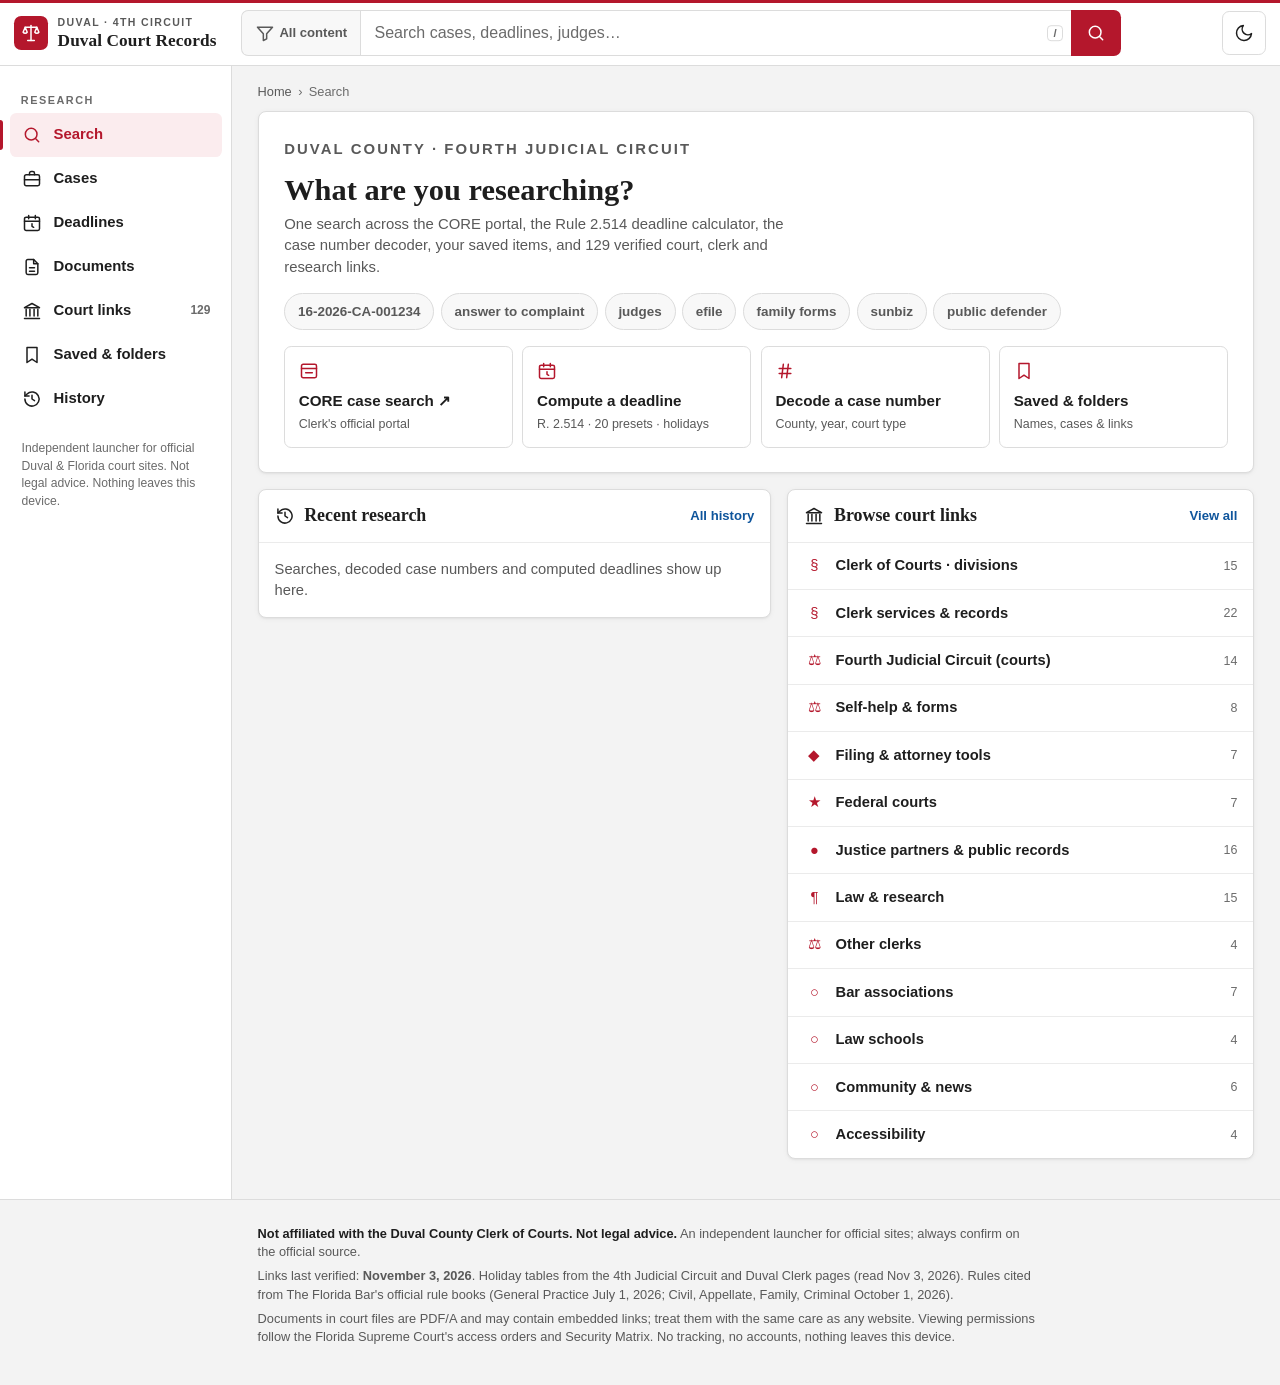
<file: index.html>
<!doctype html>
<html lang="en">
<head>
<meta charset="utf-8">
<meta name="viewport" content="width=device-width, initial-scale=1, viewport-fit=cover">
<title>Duval Court Records · Research desk</title>
<meta name="description" content="Legal research desk for Duval County (4th Judicial Circuit) practitioners: universal search across CORE, a Florida deadline calculator (Rule 2.514 + court holidays), case number decoder, saved folders, research history and a verified court directory.">
<meta name="apple-mobile-web-app-capable" content="yes">
<meta name="mobile-web-app-capable" content="yes">
<meta name="apple-mobile-web-app-status-bar-style" content="default">
<meta name="apple-mobile-web-app-title" content="Duval Courts">
<meta name="theme-color" content="#ffffff" media="(prefers-color-scheme: light)">
<meta name="theme-color" content="#191c20" media="(prefers-color-scheme: dark)">
<link rel="manifest" href="manifest.webmanifest">
<link rel="apple-touch-icon" href="apple-touch-icon.png">
<link rel="icon" href="favicon.png">
<script>try{var t=localStorage.getItem('duval-theme');if(t)document.documentElement.dataset.theme=t;}catch(e){}</script>
<style>
:root{
  --bg:#f3f3f3; --surface:#fff; --surface2:#f8f8f8; --ink:#1e1e1e; --sub:#595959; --mute:#6b6b6b; --line:#dcdcdc; --line2:#ebebeb;
  --accent:#b4172c; --accent-h:#8e1022; --accent-soft:#fbecee; --accent-ink:#fff; --link:#0f559c; --mark:#fff0a8;
  --ok:#17663a; --warn:#8a4500; --focus:#b4172c; --docbg:#fff; --shadow:0 1px 2px rgba(0,0,0,.05),0 1px 6px rgba(0,0,0,.04);
  --serif:Georgia,"Times New Roman",Times,serif; --sans:-apple-system,BlinkMacSystemFont,"Segoe UI",Roboto,"Helvetica Neue",Arial,sans-serif;
  --mono:ui-monospace,SFMono-Regular,Menlo,Consolas,monospace; --toph:112px; --railw:232px;
  color-scheme:light;
}
:root[data-theme=dark]{
  --bg:#101214; --surface:#191c20; --surface2:#15181b; --ink:#ebecee; --sub:#adb1b8; --mute:#9aa0a8; --line:#2d3137; --line2:#24282d;
  --accent:#ef5468; --accent-h:#ff7385; --accent-soft:#3a1c22; --accent-ink:#1a0408; --link:#8dbdf3; --mark:#5c4b00;
  --ok:#70d59d; --warn:#f2b45c; --focus:#ef5468; --docbg:#1c1f24; --shadow:none; color-scheme:dark;
}
*{box-sizing:border-box}
html{scroll-padding-top:calc(var(--toph) + 12px);-webkit-text-size-adjust:100%}
body{margin:0;font-family:var(--sans);background:var(--bg);color:var(--ink);font-size:16px;line-height:1.45}
a{color:var(--link)}
button{font:inherit;color:inherit}
[hidden]{display:none!important}
.hidden{display:none!important}
.sr{position:absolute!important;width:1px;height:1px;overflow:hidden;clip:rect(0 0 0 0);white-space:nowrap}
.skip{position:absolute;left:-9999px;top:0;background:var(--accent);color:#fff;padding:.6rem 1rem;z-index:90;font-weight:700}
.skip:focus{left:0}
:is(a,button,input,select,textarea,summary,[tabindex]):focus-visible{outline:2px solid var(--focus);outline-offset:2px;border-radius:3px}
mark{background:var(--mark);color:inherit;border-radius:2px;padding:0 1px}
svg.i{width:20px;height:20px;flex:0 0 auto;fill:none;stroke:currentColor;stroke-width:1.8;stroke-linecap:round;stroke-linejoin:round}

/* ---------- top bar ---------- */
.top{position:sticky;top:0;z-index:40;background:var(--surface);border-top:3px solid var(--accent);border-bottom:1px solid var(--line);padding:calc(env(safe-area-inset-top) + .45rem) .9rem .6rem}
.top-in{display:grid;grid-template-columns:1fr auto;grid-template-areas:"brand acts" "search search";gap:.5rem .75rem;align-items:center;max-width:1600px;margin:0 auto}
@media(min-width:760px){.top{padding-bottom:.55rem}.top-in{grid-template-columns:auto minmax(0,1fr) auto;grid-template-areas:"brand search acts";gap:1.25rem}}
.brand{grid-area:brand;display:flex;align-items:center;gap:.6rem;text-decoration:none;color:var(--ink);min-width:0}
.mono-mark{width:2.1rem;height:2.1rem;border-radius:.45rem;background:var(--accent);color:#fff;display:grid;place-items:center;flex:0 0 auto}
:root[data-theme=dark] .mono-mark{color:#1a0408}
.mono-mark svg{width:20px;height:20px;fill:none;stroke:currentColor;stroke-width:1.8;stroke-linecap:round;stroke-linejoin:round}
.brand b{display:block;font-family:var(--serif);font-weight:700;font-size:1.08rem;letter-spacing:.005em;white-space:nowrap;line-height:1.15}
.brand small{display:block;font-size:.66rem;letter-spacing:.13em;text-transform:uppercase;color:var(--sub);font-weight:700;white-space:nowrap}
@media(min-width:960px){.brand{width:calc(var(--railw) - 1.6rem)}.shell{background:linear-gradient(to right,var(--surface) calc(var(--railw) - 1px),var(--line) calc(var(--railw) - 1px),var(--line) var(--railw),transparent var(--railw))}}
.gsearch{grid-area:search;position:relative;display:flex;align-items:stretch;max-width:880px;width:100%}
.gsearch .gs-scope{display:none;align-items:center;gap:.3rem;padding:0 .8rem;border:1px solid var(--line);border-right:0;border-radius:.45rem 0 0 .45rem;background:var(--surface2);color:var(--sub);font-size:.82rem;font-weight:600;white-space:nowrap}
@media(min-width:760px){.gsearch .gs-scope{display:flex}.gsearch input{border-radius:0!important}}
.gsearch input{flex:1;min-width:0;font:inherit;font-size:1rem;color:var(--ink);background:var(--surface);border:1px solid var(--line);border-right:0;border-radius:.45rem 0 0 .45rem;padding:.62rem 2.2rem .62rem .85rem;min-height:2.85rem;-webkit-appearance:none;appearance:none}
.gsearch input::placeholder{color:var(--mute)}
.gsearch input:focus{outline:none;border-color:var(--accent);box-shadow:inset 0 0 0 1px var(--accent)}
.gsearch input::-webkit-search-cancel-button{display:none}
.gsearch .gs-clear{position:absolute;right:3.3rem;top:50%;transform:translateY(-50%);border:0;background:none;color:var(--mute);width:2rem;height:2rem;border-radius:50%;cursor:pointer;font-size:1.1rem;line-height:1}
.gsearch .gs-go{flex:0 0 auto;width:3.1rem;border:0;border-radius:0 .45rem .45rem 0;background:var(--accent);color:#fff;display:grid;place-items:center;cursor:pointer}
:root[data-theme=dark] .gsearch .gs-go{color:#1a0408}
.gsearch .gs-go:hover{background:var(--accent-h)}
.gsearch kbd{position:absolute;right:3.6rem;top:50%;transform:translateY(-50%);font:600 .72rem var(--sans);border:1px solid var(--line);border-radius:4px;padding:.05rem .35rem;color:var(--mute);pointer-events:none}
.gsearch input:focus ~ kbd,.gsearch.has-q kbd{display:none}
.gsearch:not(.has-q) .gs-clear{display:none}
@media(pointer:coarse),(max-width:759.98px){.gsearch kbd{display:none}}
.top-acts{grid-area:acts;display:flex;gap:.35rem;align-items:center}
.ibtn{display:inline-grid;place-items:center;min-width:2.75rem;min-height:2.75rem;border:1px solid var(--line);background:var(--surface);color:var(--ink);border-radius:.45rem;cursor:pointer}
.ibtn:hover{border-color:var(--sub)}

/* ---------- shell ---------- */
.shell{max-width:1600px;margin:0 auto;display:block}
@media(min-width:960px){.shell{display:grid;grid-template-columns:var(--railw) minmax(0,1fr)}}
.rail{display:none}
@media(min-width:960px){
  .rail{display:block;position:sticky;top:var(--toph);align-self:start;height:calc(100vh - var(--toph));overflow:auto;border-right:1px solid var(--line);background:var(--surface);padding:.9rem .6rem 1.5rem}
}
.rail h2{font:700 .68rem var(--sans);letter-spacing:.14em;text-transform:uppercase;color:var(--mute);margin:.9rem .7rem .4rem}
.rail h2:first-child{margin-top:.2rem}
.rail ul{list-style:none;margin:0;padding:0}
.rail a{position:relative;display:flex;align-items:center;gap:.75rem;padding:.62rem .75rem;border-radius:.4rem;color:var(--ink);text-decoration:none;font-weight:600;font-size:.93rem;min-height:2.75rem}
.rail a:hover{background:var(--surface2)}
.rail a[aria-current=page]{background:var(--accent-soft);color:var(--accent)}
.rail a[aria-current=page]::before{content:"";position:absolute;left:-.6rem;top:.45rem;bottom:.45rem;width:3px;border-radius:0 3px 3px 0;background:var(--accent)}
.rail a .n{margin-left:auto;font-size:.75rem;font-weight:600;color:var(--mute)}
.rail .railnote{margin:1.2rem .75rem 0;font-size:.76rem;color:var(--mute);line-height:1.45}
.rail .sheet-h{display:none}
/* mobile: rail becomes a top slide-down menu opened from the header's menu button */
.menubtn{display:inline-grid}
@media(min-width:960px){.menubtn{display:none}}
@keyframes menudown{from{transform:translateY(-100%)}to{transform:none}}
@media(max-width:959.98px){
  .rail.open{display:block;position:fixed;left:0;right:0;top:0;z-index:70;max-height:88vh;overflow:auto;overscroll-behavior:contain;background:var(--surface);border-top:3px solid var(--accent);border-radius:0 0 1rem 1rem;padding:calc(env(safe-area-inset-top) + .45rem) .8rem 1rem;box-shadow:0 8px 30px rgba(0,0,0,.25);animation:menudown .2s ease-out}
  .rail.open .sheet-h{display:flex;align-items:center;justify-content:space-between;padding:.2rem .3rem .4rem}
  .rail.open .sheet-h b{font-family:var(--serif);font-size:1.1rem}
  .rail.open a[aria-current=page]::before{display:none}
}
.scrim{position:fixed;inset:0;background:rgba(0,0,0,.45);z-index:65}
/* ---------- views ---------- */
main{min-width:0;padding:.85rem .9rem 2rem}
@media(min-width:960px){main{padding:1.1rem 1.6rem 2.5rem}}
.crumbs ol{list-style:none;margin:0 0 .55rem;padding:0;display:flex;flex-wrap:wrap;gap:.15rem .4rem;font-size:.8rem;color:var(--mute)}
.crumbs li+li::before{content:"›";margin-right:.4rem;color:var(--mute)}
.crumbs a{color:var(--sub);text-decoration:none}
.crumbs a:hover{text-decoration:underline}
.vh{display:flex;flex-wrap:wrap;align-items:flex-end;justify-content:space-between;gap:.5rem 1rem;margin:0 0 1rem;padding-bottom:.75rem;border-bottom:1px solid var(--line)}
.vh h1{font-family:var(--serif);font-weight:700;font-size:1.5rem;line-height:1.2;margin:0;letter-spacing:-.005em}
@media(min-width:760px){.vh h1{font-size:1.75rem}}
.vh p{margin:.25rem 0 0;color:var(--sub);font-size:.9rem;max-width:62ch}
.eyebrow{font:700 .68rem var(--sans);letter-spacing:.14em;text-transform:uppercase;color:var(--accent);margin:0 0 .3rem}
.panel{background:var(--surface);border:1px solid var(--line);border-radius:.5rem;box-shadow:var(--shadow);min-width:0}
.panel>.ph{display:flex;align-items:center;gap:.6rem;padding:.8rem 1rem;border-bottom:1px solid var(--line2)}
.panel>.ph h2{font-family:var(--serif);font-size:1.12rem;font-weight:700;margin:0}
.panel>.ph .more{margin-left:auto;font-size:.82rem;font-weight:600;text-decoration:none}
.panel>.pb{padding:.9rem 1rem 1rem}
.cols{display:grid;gap:1rem}
@media(min-width:1100px){.cols.two{grid-template-columns:minmax(0,1.1fr) minmax(0,1fr);align-items:start}}
.stack{display:grid;gap:1rem;min-width:0}

/* buttons & forms */
.btn{display:inline-flex;align-items:center;justify-content:center;gap:.4rem;min-height:2.75rem;padding:.5rem .95rem;border-radius:.4rem;font-weight:600;font-size:.92rem;text-decoration:none;cursor:pointer;border:1px solid var(--line);background:var(--surface);color:var(--ink)}
.btn:hover{border-color:var(--sub)}
.btn.pri{background:var(--accent);border-color:var(--accent);color:#fff}
:root[data-theme=dark] .btn.pri{color:#1a0408}
.btn.pri:hover{background:var(--accent-h);border-color:var(--accent-h)}
.btn.sm{min-height:2.5rem;padding:.35rem .75rem;font-size:.86rem}
.btn.link{border-color:transparent;background:none;color:var(--link);padding-left:.4rem;padding-right:.4rem}
.acts{display:flex;flex-wrap:wrap;gap:.5rem}
label,.lbl{display:block;font-size:.8rem;font-weight:700;color:var(--sub);margin:0 0 .28rem}
input[type=text],input[type=date],input[type=number],input[type=search].fi,select,textarea{width:100%;font:inherit;font-size:1rem;padding:.55rem .7rem;border-radius:.4rem;border:1px solid var(--line);background:var(--surface);color:var(--ink);min-height:2.75rem}
:is(input,select,textarea):focus{outline:none;border-color:var(--accent);box-shadow:0 0 0 1px var(--accent)}
.f{display:grid;gap:.8rem;grid-template-columns:1fr 1fr}
.f .full{grid-column:1/-1}
@media(max-width:520px){.f{grid-template-columns:1fr}}
.chk{display:flex;gap:.55rem;align-items:flex-start;font-size:.9rem;color:var(--ink);font-weight:500;margin:0;cursor:pointer}
.chk input{width:1.2rem;height:1.2rem;margin:.12rem 0 0;flex:0 0 auto;accent-color:var(--accent)}
.warn{color:var(--warn);font-size:.85rem;font-weight:600}
.fine{font-size:.8rem;color:var(--sub);margin:.8rem 0 0}
.mono{font-family:var(--mono)}

/* document-style views */
.doc{background:var(--docbg);border:1px solid var(--line);border-radius:.5rem;box-shadow:var(--shadow);padding:1.1rem 1.15rem 1.2rem;min-width:0}
@media(min-width:760px){.doc{padding:1.5rem 1.8rem 1.6rem}}
.doc-meta{display:flex;flex-wrap:wrap;gap:.3rem .9rem;font-size:.78rem;color:var(--mute);margin:0 0 .6rem}
.doc-meta b{color:var(--sub);font-weight:700;letter-spacing:.06em;text-transform:uppercase;font-size:.7rem}
.doc h2.dt{font-family:var(--serif);font-weight:700;font-size:1.3rem;line-height:1.25;margin:0 0 .25rem}
.doc .big{font-family:var(--serif);font-size:1.55rem;font-weight:700;line-height:1.2;margin:.15rem 0 .2rem;color:var(--ink)}
@media(min-width:760px){.doc .big{font-size:1.85rem}}
.doc .cite{font-size:.86rem;color:var(--sub);margin-top:.15rem}
.doc .rule{height:1px;background:var(--line);margin:.9rem 0}
.doc ol.steps{margin:.4rem 0 0;padding-left:1.4rem;font-family:var(--serif);font-size:.98rem;line-height:1.55}
.doc ol.steps li{margin:.18rem 0;padding-left:.2rem}
.doc .prose{font-family:var(--serif);font-size:.98rem;line-height:1.62;color:var(--ink)}
.doc .prose p{margin:.55rem 0}
.doc .placeholder{color:var(--sub);font-family:var(--serif);font-size:1.15rem}
dl.dec{display:grid;grid-template-columns:max-content 1fr;gap:.45rem 1rem;margin:.7rem 0 0;font-size:.95rem}
dl.dec dt{color:var(--sub);font-weight:700;font-size:.78rem;letter-spacing:.06em;text-transform:uppercase;padding-top:.15rem}
dl.dec dd{margin:0}
.case-no{font-family:var(--mono);font-size:1.25rem;font-weight:700;letter-spacing:.01em;word-break:break-all}

/* results */
.rlayout{display:grid;gap:1rem}
@media(min-width:1100px){.rlayout{grid-template-columns:250px minmax(0,1fr);align-items:start}}
.facets{background:var(--surface);border:1px solid var(--line);border-radius:.5rem;padding:.4rem 0 .6rem;display:none}
@media(min-width:1100px){.facets{display:block;position:sticky;top:calc(var(--toph) + 1rem);max-height:calc(100vh - var(--toph) - 2rem);overflow:auto}}
.facets.open{display:block;position:fixed;left:0;right:0;bottom:0;z-index:70;max-height:80vh;overflow:auto;border-radius:1rem 1rem 0 0;padding-bottom:calc(env(safe-area-inset-bottom) + 1rem);box-shadow:0 -8px 30px rgba(0,0,0,.25)}
@media(min-width:1100px){.facets.open{position:sticky;border-radius:.5rem;box-shadow:none;z-index:auto;left:auto;right:auto;bottom:auto}}
.facets .fh{display:flex;align-items:center;justify-content:space-between;padding:.45rem 1rem .5rem;border-bottom:1px solid var(--line2)}
.facets .fh b{font-family:var(--serif);font-size:1.05rem}
.facets fieldset{border:0;margin:0;padding:.85rem 1rem .2rem;min-width:0}
.facets legend{float:left;width:100%;font:700 .68rem var(--sans);letter-spacing:.14em;text-transform:uppercase;color:var(--mute);padding:0;margin:0 0 .35rem}
.facets legend+*{clear:both}
.facets .chk{padding:.32rem 0;font-size:.88rem;align-items:center}
.facets .chk input{margin:0}
.facets .chk .c{margin-left:auto;font-size:.76rem;color:var(--mute);font-weight:600;padding-left:.5rem}
.facets .done{display:none}
@media(max-width:1099.98px){.facets .done{display:inline-flex}}
.facets ul.flist{list-style:none;margin:0;padding:0}
.facets ul.flist a,.facets ul.flist button{display:flex;align-items:center;gap:.5rem;width:100%;padding:.48rem 1rem;border:0;background:none;text-align:left;color:var(--ink);text-decoration:none;font-size:.89rem;cursor:pointer;min-height:2.5rem;border-left:3px solid transparent}
.facets ul.flist [aria-current=true],.facets ul.flist [aria-pressed=true]{border-left-color:var(--accent);background:var(--accent-soft);color:var(--accent);font-weight:600}
.facets ul.flist .c{margin-left:auto;font-size:.76rem;color:var(--mute)}
.rbar{display:flex;flex-wrap:wrap;align-items:center;gap:.5rem .8rem;margin:0 0 .6rem}
.rbar .rcount{font-size:.9rem;color:var(--sub);margin:0 auto 0 0}
@media(max-width:1099.98px){.rbar .rcount{flex-basis:100%}}
.rbar .rcount b{color:var(--ink)}
.rbar select{width:auto;min-height:2.5rem;font-size:.88rem;padding:.3rem .5rem}
.rbar .fbtn{display:inline-flex}
@media(min-width:1100px){.rbar .fbtn{display:none}}
.chips{display:flex;flex-wrap:wrap;gap:.35rem;margin:0 0 .7rem}
.chip{display:inline-flex;align-items:center;gap:.35rem;border:1px solid var(--line);background:var(--surface);border-radius:999px;padding:.25rem .4rem .25rem .7rem;font-size:.8rem;font-weight:600;color:var(--sub);cursor:pointer;min-height:2rem}
.chip span{font-size:.95rem;line-height:1}
.rgroup{margin:0 0 1rem}
.rgroup>h2{font-family:var(--serif);font-size:1.05rem;font-weight:700;margin:0 0 .4rem;display:flex;align-items:center;gap:.5rem}
.rgroup>h2 .c{font:600 .76rem var(--sans);color:var(--mute)}
ol.results,ul.results{list-style:none;margin:0;padding:0;background:var(--surface);border:1px solid var(--line);border-radius:.5rem;box-shadow:var(--shadow)}
.res{display:grid;grid-template-columns:auto minmax(0,1fr) auto;gap:.1rem .7rem;padding:.75rem .85rem .8rem;border-top:1px solid var(--line2)}
.res:first-child{border-top:0}
.res .rn{font-size:.78rem;color:var(--mute);font-weight:600;padding-top:.18rem;min-width:1.3rem;text-align:right}
.res .rb{min-width:0}
.res .rt{font-family:var(--serif);font-weight:700;font-size:1.04rem;line-height:1.3;color:var(--link);text-decoration:none}
.res .rt:hover{text-decoration:underline}
.res .rt .ext{font-family:var(--sans);font-size:.75rem;color:var(--mute);margin-left:.2rem}
.res .rm{display:flex;flex-wrap:wrap;align-items:center;gap:.15rem .5rem;font-size:.78rem;color:var(--mute);margin-top:.15rem}
.badge{display:inline-flex;align-items:center;border:1px solid var(--line);border-radius:3px;padding:0 .35rem;font-size:.68rem;font-weight:700;letter-spacing:.05em;text-transform:uppercase;color:var(--sub);background:var(--surface2);line-height:1.5}
.badge.tool{border-color:var(--accent);color:var(--accent);background:var(--accent-soft)}
.badge.doc{border-color:var(--link);color:var(--link)}
.res .rd{margin:.25rem 0 0;font-size:.88rem;color:var(--ink);line-height:1.45}
.res .ra{display:flex;flex-direction:column;gap:.2rem}
.star{width:2.6rem;height:2.6rem;border:0;background:none;border-radius:.4rem;cursor:pointer;color:var(--mute);display:grid;place-items:center}
.star svg{width:20px;height:20px;fill:none;stroke:currentColor;stroke-width:1.8;stroke-linejoin:round}
.star[aria-pressed=true]{color:var(--accent)}
.star[aria-pressed=true] svg{fill:currentColor}
.star:hover{background:var(--surface2)}
@media(max-width:520px){.res{grid-template-columns:minmax(0,1fr) auto;padding:.75rem .7rem .8rem .85rem}.res .rn{display:none}}
.empty{color:var(--sub);font-size:.92rem;padding:1rem;margin:0}
.detect{border-left:4px solid var(--accent)}

/* home */
.hero{background:var(--surface);border:1px solid var(--line);border-radius:.5rem;padding:1.1rem 1rem;box-shadow:var(--shadow);margin-bottom:1rem}
@media(min-width:760px){.hero{padding:1.5rem 1.6rem}}
.hero h1{font-family:var(--serif);font-weight:700;font-size:1.55rem;line-height:1.2;margin:0}
@media(min-width:760px){.hero h1{font-size:1.9rem}}
.hero p{margin:.35rem 0 .9rem;color:var(--sub);font-size:.93rem;max-width:64ch}
.sugg{display:flex;flex-wrap:wrap;gap:.4rem;margin-top:.2rem}
.sugg button{border:1px solid var(--line);background:var(--surface2);border-radius:999px;padding:.35rem .8rem;font-size:.84rem;font-weight:600;color:var(--sub);cursor:pointer;min-height:2.35rem}
.sugg button:hover{border-color:var(--accent);color:var(--accent)}
.tiles{display:grid;grid-template-columns:1fr 1fr;gap:.6rem;margin-top:1rem}
@media(min-width:760px){.tiles{grid-template-columns:repeat(4,1fr)}}
.tile{display:flex;flex-direction:column;gap:.35rem;padding:.85rem .85rem .9rem;border:1px solid var(--line);border-radius:.45rem;background:var(--surface);text-decoration:none;color:var(--ink);min-height:6rem}
.tile:hover{border-color:var(--accent)}
.tile .ti{color:var(--accent)}
.tile b{font-size:.95rem;line-height:1.25}
.tile span{font-size:.78rem;color:var(--sub);line-height:1.35}
ul.plain{list-style:none;margin:0;padding:0}
ul.plain li{border-top:1px solid var(--line2)}
ul.plain li:first-child{border-top:0}
.row{display:flex;align-items:center;gap:.7rem;padding:.6rem 1rem;text-decoration:none;color:var(--ink);min-height:2.9rem;width:100%;background:none;border:0;text-align:left;cursor:pointer;font-size:.92rem}
.row:hover{background:var(--surface2)}
.row .ri{color:var(--mute)}
.row .rs{display:block;font-size:.76rem;color:var(--mute);margin-top:.05rem}
.row .rc{margin-left:auto;font-size:.78rem;color:var(--mute);white-space:nowrap}
.row .rx{min-width:0;flex:1}
.row .rx b{display:block;font-weight:600;overflow:hidden;text-overflow:ellipsis;white-space:nowrap}
.contact{display:grid;gap:.55rem;font-size:.92rem}
.contact a{font-weight:600}

/* saved */
.saved{list-style:none;margin:0;padding:0}
.saved li{display:flex;gap:.4rem;align-items:center;border-top:1px solid var(--line2);padding:.2rem .4rem .2rem .9rem}
.saved li:first-child{border-top:0}
.saved .go{flex:1;min-width:0;text-align:left;background:none;border:0;color:var(--ink);font:inherit;cursor:pointer;min-height:3rem;padding:.4rem .1rem}
.saved .go b{display:block;font-weight:700;overflow:hidden;text-overflow:ellipsis;white-space:nowrap;font-family:var(--serif);font-size:1rem;color:var(--link)}
.saved .go span{display:block;font-size:.78rem;color:var(--mute);overflow:hidden;text-overflow:ellipsis;white-space:nowrap}
.saved .del{background:none;border:0;color:var(--mute);font-size:1.05rem;min-width:2.75rem;min-height:2.75rem;cursor:pointer;border-radius:.4rem}
.saved .del:hover{background:var(--surface2);color:var(--accent)}
.saved .tag{font-size:.68rem;font-weight:700;letter-spacing:.05em;text-transform:uppercase;border:1px solid var(--line);border-radius:3px;padding:0 .3rem;margin-right:.3rem;color:var(--sub)}

footer{max-width:1600px;margin:0 auto;padding:1.2rem 1rem 2rem;color:var(--sub);font-size:.8rem;border-top:1px solid var(--line)}
@media(min-width:960px){footer{padding-left:calc(var(--railw) + 1.6rem)}}
footer p{margin:.35rem 0;max-width:110ch}
footer strong{color:var(--ink)}
.toast{position:fixed;left:50%;bottom:calc(env(safe-area-inset-bottom) + 1rem);transform:translate(-50%,1rem);background:#1e1e1e;color:#fff;padding:.6rem 1rem;border-radius:.45rem;font-weight:600;font-size:.9rem;opacity:0;transition:.2s;pointer-events:none;z-index:95;max-width:90vw;box-shadow:0 4px 16px rgba(0,0,0,.25)}
:root[data-theme=dark] .toast{background:#ebecee;color:#111}
@media(min-width:960px){.toast{bottom:1.5rem}}
.toast.show{opacity:1;transform:translate(-50%,0)}
@media(prefers-reduced-motion:reduce){*{transition:none!important;scroll-behavior:auto!important}}
@media print{.top,.rail,.toast,.acts,.facets,.crumbs,.scrim{display:none!important}body{background:#fff;padding:0}.shell{display:block}.doc,.panel{box-shadow:none}}

.saved .go span.tag{display:inline-block;vertical-align:1px}
.grouped .badge{display:none}
@media(min-width:960px){.rail{border-right:0;background:transparent}}

@media(max-width:520px){.f.dl{grid-template-columns:1fr 1fr}.f.dl>div{grid-column:1/-1}.f.dl>.half{grid-column:auto}}
</style>
</head>
<body>
<svg width="0" height="0" style="position:absolute" aria-hidden="true"><symbol id="i-search" viewBox="0 0 24 24"><circle cx="11" cy="11" r="7"/><path d="m20 20-3.5-3.5"/></symbol><symbol id="i-cases" viewBox="0 0 24 24"><rect x="3" y="7" width="18" height="13" rx="2"/><path d="M9 7V5a2 2 0 0 1 2-2h2a2 2 0 0 1 2 2v2M3 13h18"/></symbol><symbol id="i-deadlines" viewBox="0 0 24 24"><rect x="3" y="5" width="18" height="16" rx="2"/><path d="M3 10h18M8 3v4M16 3v4M12 13v3l2 1.2"/></symbol><symbol id="i-documents" viewBox="0 0 24 24"><path d="M14 3H7a2 2 0 0 0-2 2v14a2 2 0 0 0 2 2h10a2 2 0 0 0 2-2V8z"/><path d="M14 3v5h5M9 13h6M9 17h6"/></symbol><symbol id="i-links" viewBox="0 0 24 24"><path d="M12 3l9 5H3z"/><path d="M5 10v8M9.5 10v8M14.5 10v8M19 10v8M3 21h18"/></symbol><symbol id="i-saved" viewBox="0 0 24 24"><path d="M6 3h12v18l-6-4-6 4z"/></symbol><symbol id="i-history" viewBox="0 0 24 24"><path d="M3.5 12a8.5 8.5 0 1 0 2.6-6.1L3.5 8.5"/><path d="M3.5 3.5v5h5M12 7.5V12l3 2"/></symbol><symbol id="i-more" viewBox="0 0 24 24"><path d="M4 6h16M4 12h16M4 18h16"/></symbol><symbol id="i-moon" viewBox="0 0 24 24"><path d="M21 12.8A9 9 0 1 1 11.2 3a7 7 0 0 0 9.8 9.8Z"/></symbol><symbol id="i-star" viewBox="0 0 24 24"><path d="M12 3.5l2.6 5.3 5.9.9-4.3 4.1 1 5.8L12 16.9l-5.2 2.7 1-5.8L3.5 9.7l5.9-.9z"/></symbol><symbol id="i-phone" viewBox="0 0 24 24"><path d="M5 4h4l2 5-2.5 1.5a11 11 0 0 0 5 5L15 13l5 2v4a2 2 0 0 1-2 2A16 16 0 0 1 3 6a2 2 0 0 1 2-2"/></symbol><symbol id="i-scales" viewBox="0 0 24 24"><path d="M12 3v18"/><path d="M5 5h14"/><path d="M5 5l-2.5 6a2.9 2.9 0 0 0 5 0Z"/><path d="M19 5l-2.5 6a2.9 2.9 0 0 0 5 0Z"/><path d="M8 21h8"/></symbol><symbol id="i-hash" viewBox="0 0 24 24"><path d="M5 9h14M5 15h14M10 4 8 20M16 4l-2 16"/></symbol><symbol id="i-core" viewBox="0 0 24 24"><rect x="3" y="4" width="18" height="16" rx="2"/><path d="M3 9h18M8 14h8"/></symbol><symbol id="i-globe" viewBox="0 0 24 24"><circle cx="12" cy="12" r="9"/><path d="M3 12h18M12 3a14 14 0 0 1 0 18M12 3a14 14 0 0 0 0 18"/></symbol><symbol id="i-close" viewBox="0 0 24 24"><path d="M6 6l12 12M18 6 6 18"/></symbol><symbol id="i-filter" viewBox="0 0 24 24"><path d="M3 5h18l-7 8v6l-4 2v-8z"/></symbol></svg>
<a class="skip" href="#main">Skip to main content</a>
<header class="top" id="top">
 <div class="top-in">
  <a class="brand" href="#/" aria-label="Duval Court Records, home">
   <span class="mono-mark" aria-hidden="true"><svg viewBox="0 0 24 24"><use href="#i-scales"/></svg></span>
   <span><small>Duval · 4th Circuit</small><b>Duval Court Records</b></span>
  </a>
  <form class="gsearch" id="gsearch" role="search" onsubmit="return false">
   <span class="gs-scope" aria-hidden="true"><svg class="i" aria-hidden="true"><use href="#i-filter"/></svg>All content</span>
   <label for="gq" class="sr">Search all tools, court links and documents</label>
   <input id="gq" type="search" enterkeyhint="search" placeholder="Search cases, deadlines, judges…" autocomplete="off" spellcheck="false">
   <kbd aria-hidden="true">/</kbd>
   <button class="gs-clear" type="button" id="gclear" aria-label="Clear search">✕</button>
   <button class="gs-go" type="submit" id="ggo" aria-label="Search"><svg class="i" aria-hidden="true"><use href="#i-search"/></svg></button>
  </form>
  <div class="top-acts">
   <button class="ibtn menubtn" id="menubtn" type="button" aria-label="Menu" title="Menu" aria-controls="rail" aria-expanded="false"><svg class="i" aria-hidden="true"><use href="#i-more"/></svg></button>
   <button class="ibtn" id="theme" type="button" aria-label="Toggle dark mode" title="Dark mode"><svg class="i" aria-hidden="true"><use href="#i-moon"/></svg></button>
  </div>
 </div>
</header>

<div class="shell">
 <nav class="rail" id="rail" aria-label="Main">
  <div class="sheet-h"><b>Menu</b><button class="ibtn" type="button" id="railclose" aria-label="Close menu"><svg class="i" aria-hidden="true"><use href="#i-close"/></svg></button></div>
  <h2>Research</h2>
  <ul><li><a href="#/" data-nav="search"><svg class="i" aria-hidden="true"><use href="#i-search"/></svg><span>Search</span></a></li><li><a href="#/cases" data-nav="cases"><svg class="i" aria-hidden="true"><use href="#i-cases"/></svg><span>Cases</span></a></li><li><a href="#/deadlines" data-nav="deadlines"><svg class="i" aria-hidden="true"><use href="#i-deadlines"/></svg><span>Deadlines</span></a></li><li><a href="#/documents" data-nav="documents"><svg class="i" aria-hidden="true"><use href="#i-documents"/></svg><span>Documents</span></a></li><li><a href="#/links" data-nav="links"><svg class="i" aria-hidden="true"><use href="#i-links"/></svg><span>Court links</span><span class="n" id="n-links"></span></a></li><li><a href="#/saved" data-nav="saved"><svg class="i" aria-hidden="true"><use href="#i-saved"/></svg><span>Saved &amp; folders</span><span class="n" id="n-saved"></span></a></li><li><a href="#/history" data-nav="history"><svg class="i" aria-hidden="true"><use href="#i-history"/></svg><span>History</span><span class="n" id="n-history"></span></a></li></ul>
  <p class="railnote">Independent launcher for official Duval &amp; Florida court sites. Not legal advice. Nothing leaves this device.</p>
 </nav>

 <main id="main" tabindex="-1">

  <section class="view" id="v-search" data-view="search" aria-labelledby="h-search">
   <div id="home">
    <nav class="crumbs" aria-label="Breadcrumb"><ol><li><a href="#/">Home</a></li><li aria-current="page">Search</li></ol></nav>
    <div class="hero">
     <p class="eyebrow">Duval County · Fourth Judicial Circuit</p>
     <h1 id="h-search">What are you researching?</h1>
     <p>One search across the CORE portal, the Rule 2.514 deadline calculator, the case number decoder, your saved items, and 129 verified court, clerk and research links.</p>
     <div class="sugg" id="sugg" aria-label="Suggested searches">
      <button type="button" data-q="16-2026-CA-001234">16-2026-CA-001234</button><button type="button" data-q="answer to complaint">answer to complaint</button><button type="button" data-q="judges">judges</button><button type="button" data-q="efile">efile</button><button type="button" data-q="family forms">family forms</button><button type="button" data-q="sunbiz">sunbiz</button><button type="button" data-q="public defender">public defender</button>
     </div>
     <div class="tiles">
      <a class="tile" href="https://core.duvalclerk.com/CoreCms.aspx?mode=PublicAccess" target="_blank" rel="noopener"><span class="ti"><svg class="i" aria-hidden="true"><use href="#i-core"/></svg></span><b>CORE case search ↗</b><span>Clerk's official portal</span></a>
      <a class="tile" href="#/deadlines"><span class="ti"><svg class="i" aria-hidden="true"><use href="#i-deadlines"/></svg></span><b>Compute a deadline</b><span>R. 2.514 · 20 presets · holidays</span></a>
      <a class="tile" href="#/cases"><span class="ti"><svg class="i" aria-hidden="true"><use href="#i-hash"/></svg></span><b>Decode a case number</b><span>County, year, court type</span></a>
      <a class="tile" href="#/saved"><span class="ti"><svg class="i" aria-hidden="true"><use href="#i-saved"/></svg></span><b>Saved &amp; folders</b><span id="tile-saved">Names, cases &amp; links</span></a>
     </div>
    </div>
    <div class="cols two">
     <section class="panel" aria-labelledby="h-recent"><div class="ph"><svg class="i" aria-hidden="true"><use href="#i-history"/></svg><h2 id="h-recent">Recent research</h2><a class="more" href="#/history">All history</a></div><ul class="plain" id="recent"></ul></section>
     <section class="panel" aria-labelledby="h-browse"><div class="ph"><svg class="i" aria-hidden="true"><use href="#i-links"/></svg><h2 id="h-browse">Browse court links</h2><a class="more" href="#/links">View all</a></div><ul class="plain" id="browse"></ul></section>
    </div>
   </div>
   <div id="results" hidden>
    <nav class="crumbs" aria-label="Breadcrumb"><ol><li><a href="#/">Home</a></li><li>Search</li><li aria-current="page" id="crumb-q"></li></ol></nav>
    <div class="vh"><div><p class="eyebrow">Search results</p><h1 id="h-results">Results</h1></div></div>
    <div class="rlayout">
     <aside class="facets" id="facets" aria-label="Filter results">
      <div class="fh"><b>Filters</b><span><button class="btn sm link" type="button" id="fclear">Clear</button><button class="btn sm done" type="button" data-close="facets">Done</button></span></div>
      <fieldset><legend>Content type</legend><div id="f-type"></div></fieldset>
      <fieldset><legend>Category</legend><div id="f-sec"></div></fieldset>
     </aside>
     <div class="stack" style="gap:.2rem">
      <div class="rbar">
       <p class="rcount" id="rcount" aria-live="polite"></p>
       <button class="btn sm fbtn" type="button" id="fopen"><svg class="i" aria-hidden="true"><use href="#i-filter"/></svg>Filters</button>
       <label for="sort" class="sr">Sort results</label>
       <select id="sort"><option value="rel">Sort: Relevance</option><option value="az">Sort: Title A–Z</option></select>
      </div>
      <div class="chips" id="chips"></div>
      <div id="detect"></div>
      <ol class="results" id="rlist"></ol>
     </div>
    </div>
   </div>
  </section>

  <section class="view" id="v-cases" data-view="cases" aria-labelledby="h-cases" hidden>
   <nav class="crumbs" aria-label="Breadcrumb"><ol><li><a href="#/">Home</a></li><li aria-current="page">Cases</li></ol></nav>
   <div class="vh"><div><p class="eyebrow">Cases</p><h1 id="h-cases">Case research</h1><p>CORE portal, case number decoder, and the record searches practitioners use most.</p></div></div>
   <div class="cols two">
    <div class="stack">
     <article class="doc" id="portal" aria-labelledby="h-portal">
      <div class="doc-meta"><b>Official portal</b><span>Duval County Clerk of Courts</span></div>
      <h2 class="dt" id="h-portal">CORE &amp; the Clerk</h2>
      <div class="prose"><p>Official Duval Clerk of Courts portals. Sign in on the Clerk's own site with your own account. This page never sees or stores credentials.</p></div>
      <div class="acts" style="margin-top:.8rem"><a class="btn pri" href="https://core.duvalclerk.com/CoreCms.aspx?mode=PublicAccess" target="_blank" rel="noopener">Open CORE case search ↗</a><a class="btn" href="https://core.duvalclerk.com/CoreCms.aspx" target="_blank" rel="noopener">CORE login</a><a class="btn" href="https://core.duvalclerk.com/CreateAccount.aspx" target="_blank" rel="noopener">Create CORE account</a><a class="btn" href="https://www.myflcourtaccess.com/" target="_blank" rel="noopener">E-Filing Portal</a><a class="btn" href="https://www.duvalclerk.com/" target="_blank" rel="noopener">Clerk website</a><a class="btn" href="https://www.duvalclerk.com/online-option/court-records" target="_blank" rel="noopener">Access rules &amp; Security Matrix</a></div>
     </article>
     <section class="panel" id="casenum" aria-labelledby="h-cn">
      <div class="ph"><svg class="i" aria-hidden="true"><use href="#i-hash"/></svg><h2 id="h-cn">Case number decoder</h2></div>
      <div class="pb">
       <p class="fine" style="margin:0 0 .7rem">Paste any Florida uniform case number (e.g. <span class="mono">16-2026-CA-001234-XXXX-MA</span>, <span class="mono">2026CA1234</span>).</p>
       <label for="cn">Case number</label>
       <input id="cn" type="text" class="mono" autocomplete="off" autocapitalize="characters" spellcheck="false" placeholder="16-2026-CA-001234">
       <div class="doc" id="cnout" aria-live="polite" style="margin-top:.8rem"><p class="cite">Decodes county, year, court type and sequence.</p></div>
       <div class="acts" style="margin-top:.7rem">
        <button class="btn sm pri" type="button" id="cncopy">Copy for CORE search</button>
        <button class="btn sm" type="button" id="cnsave">Save to my searches</button>
        <a class="btn sm" href="https://core.duvalclerk.com/CoreCms.aspx?mode=PublicAccess" target="_blank" rel="noopener" id="cnopen">Open CORE ↗</a>
       </div>
       <p class="fine">Format per the Uniform Case Numbering System (Fla. R. Gen. Prac. &amp; Jud. Admin. 2.245(b)): county code (Duval&nbsp;=&nbsp;16) – year – court type – sequence. Court types follow the Florida Supreme Court's <a href="https://www.duvalclerk.com/online-option/court-records" target="_blank" rel="noopener">Access Security Matrix</a>. Duval's trailing party/location suffix (e.g. <span class="mono">-XXXX-MA</span>) is kept exactly as you typed it.</p>
      </div>
     </section>
    </div>
    <div class="stack">
     <section class="panel" id="quick" aria-labelledby="h-qd">
      <div class="ph"><svg class="i" aria-hidden="true"><use href="#i-phone"/></svg><h2 id="h-qd">Quick dial</h2></div>
      <div class="pb"><div class="contact">
    <div><b>Duval County Courthouse</b><br>501 W. Adams St., Jacksonville, FL 32202 · <a href="https://maps.apple.com/?q=501+W+Adams+St,+Jacksonville,+FL+32202" target="_blank" rel="noopener">Map</a></div>
    <div><b>Clerk of Courts (main line)</b> · <a href="tel:+19042552000">904-255-2000</a> · <a href="https://www.duvalclerk.com/contact-us" target="_blank" rel="noopener">contact directory</a></div>
    <div><b>Beaches branch</b> · 1543 Atlantic Blvd., Neptune Beach, FL 32266</div>
    <div><b>Fees</b> · <a href="https://www.duvalclerk.com/about/fee-schedules" target="_blank" rel="noopener">Clerk's official fee schedules</a> · <a href="https://www.duvalclerk.com/about/registry-fee-calculator" target="_blank" rel="noopener">registry fee calculator</a></div>
   </div></div>
     </section>
     <section class="panel" aria-labelledby="h-rec">
      <div class="ph"><svg class="i" aria-hidden="true"><use href="#i-globe"/></svg><h2 id="h-rec">Record searches</h2></div>
      <ul class="plain"><li><a class="row" href="https://www.jud4.org/circuit-and-county-judges-of-the-fourth-judicial-circuit" target="_blank" rel="noopener"><svg class="i ri" aria-hidden="true"><use href="#i-globe"/></svg><span class="rx"><b>Judges &amp; divisions</b><span class="rs">jud4.org</span></span><span class="rc">↗</span></a></li><li><a class="row" href="https://www.floridabar.org/directories/find-mbr/" target="_blank" rel="noopener"><svg class="i ri" aria-hidden="true"><use href="#i-globe"/></svg><span class="rx"><b>Bar member search</b><span class="rs">floridabar.org</span></span><span class="rc">↗</span></a></li><li><a class="row" href="https://inmatesearch.jaxsheriff.org/" target="_blank" rel="noopener"><svg class="i ri" aria-hidden="true"><use href="#i-globe"/></svg><span class="rx"><b>JSO inmate search</b><span class="rs">inmatesearch.jaxsheriff.org</span></span><span class="rc">↗</span></a></li><li><a class="row" href="https://or.duvalclerk.com/" target="_blank" rel="noopener"><svg class="i ri" aria-hidden="true"><use href="#i-globe"/></svg><span class="rx"><b>Official Records</b><span class="rs">or.duvalclerk.com</span></span><span class="rc">↗</span></a></li><li><a class="row" href="https://search.sunbiz.org/Inquiry/CorporationSearch/ByName" target="_blank" rel="noopener"><svg class="i ri" aria-hidden="true"><use href="#i-globe"/></svg><span class="rx"><b>Sunbiz</b><span class="rs">search.sunbiz.org</span></span><span class="rc">↗</span></a></li><li><a class="row" href="https://paopropertysearch.coj.net/Basic/Search.aspx" target="_blank" rel="noopener"><svg class="i ri" aria-hidden="true"><use href="#i-globe"/></svg><span class="rx"><b>Property Appraiser</b><span class="rs">paopropertysearch.coj.net</span></span><span class="rc">↗</span></a></li><li><a class="row" href="https://pacer.uscourts.gov/" target="_blank" rel="noopener"><svg class="i ri" aria-hidden="true"><use href="#i-globe"/></svg><span class="rx"><b>PACER</b><span class="rs">pacer.uscourts.gov</span></span><span class="rc">↗</span></a></li></ul>
     </section>
    </div>
   </div>
  </section>

  <section class="view" id="v-deadlines" data-view="deadlines" aria-labelledby="h-dl" hidden>
   <nav class="crumbs" aria-label="Breadcrumb"><ol><li><a href="#/">Home</a></li><li aria-current="page">Deadlines</li></ol></nav>
   <div class="vh"><div><p class="eyebrow">Deadlines</p><h1 id="h-dl">Florida deadline calculator</h1><p>Fla. R. Gen. Prac. &amp; Jud. Admin. 2.514, with 4th Circuit court and Duval Clerk holidays for 2026–2027.</p></div></div>
   <div class="cols two" id="deadline">
    <section class="panel" aria-labelledby="h-dlf">
     <div class="ph"><svg class="i" aria-hidden="true"><use href="#i-deadlines"/></svg><h2 id="h-dlf">Compute</h2></div>
     <div class="pb">
      <form id="dlform" class="f dl" onsubmit="return false">
       <div class="full"><label for="preset">Deadline</label><select id="preset"><option value="custom">Custom period</option><optgroup label="Civil"><option value="ans">Answer to complaint — 20 days</option><option value="cc">Answer to counterclaim / crossclaim; reply — 20 days</option><option value="state">Answer by State / agency (non-§768.28) — 40 days</option><option value="rogs">Answers to interrogatories — 30 days</option><option value="rfp">Response to request for production — 30 days</option><option value="rfa">Response to requests for admission — 30 days</option><option value="msj">Response to motion for summary judgment — 40 days</option><option value="pfs">Accept proposal for settlement — 30 days</option><option value="reh">Motion for rehearing / new trial — 15 days</option><option value="fees">Motion for costs / attorney’s fees — 30 days</option></optgroup><optgroup label="Family"><option value="fam">Response to petition — 20 days</option><option value="famreh">Motion for rehearing / new trial — 15 days</option></optgroup><optgroup label="Appeal"><option value="noa">Notice of appeal — 30 days</option><option value="xa">Notice of cross-appeal — 15 days</option><option value="ib">Initial brief — 70 days</option><option value="ab">Answer brief / reply brief — 30 days</option><option value="areh">Motion for rehearing (appellate) — 15 days</option></optgroup><optgroup label="Criminal"><option value="crnoa">Notice of appeal (criminal) — 30 days</option><option value="crnt">Motion for new trial (noncapital) — 10 days</option><option value="crdisc">State’s discovery exhibit — 15 days</option></optgroup></select></div>
       <div><label for="trig">Trigger date (<span id="trigl">trigger event</span>)</label><input id="trig" type="date" required></div>
       <div class="half"><label for="days">Days</label><input id="days" type="number" min="1" max="999" value="20" inputmode="numeric"></div>
       <div class="half"><label for="dir">Direction</label><select id="dir"><option value="after">After trigger</option><option value="before">Before trigger (e.g. a hearing)</option></select></div>
       <div style="align-self:end"><label class="chk" for="mail"><input type="checkbox" id="mail"><span>Served <b>only by mail</b> (+5 days, R. 2.514(b))</span></label></div>
      </form>
     </div>
    </section>
    <div class="stack" style="gap:.6rem">
     <article class="doc" id="dlout" aria-live="polite"><div class="placeholder">Pick a trigger date</div></article>
     <div class="acts"><button class="btn sm pri" type="button" id="dlcopy">Copy result</button><button class="btn sm" type="button" id="dlics">Add to calendar (.ics)</button><button class="btn sm" type="button" id="dlprint">Print</button></div>
    </div>
   </div>
   <article class="doc" style="margin-top:1rem" aria-labelledby="h-how">
    <div class="doc-meta"><b>Reference</b><span>Fla. R. Gen. Prac. &amp; Jud. Admin. 2.514</span></div>
    <h2 class="dt" id="h-how">How time is computed</h2>
    <div class="prose"><p><b>How it counts (R. 2.514(a)(1)):</b> counting begins on the next day that is not a Saturday, Sunday or legal holiday; every day is counted after that; if the last day is a Saturday, Sunday or legal holiday the deadline moves to the next day that is not. Periods under 7 days skip weekends and holidays (R. 2.514(a)(2)). The last day ends 11:59:59 p.m. Eastern for e-filing (R. 2.514(a)(4)). <b>Mail:</b> the current rule adds 5 days only when service was made <i>only by mail</i> (R. 2.514(b), July 1, 2026 rules); e-mail and portal service get no extra days. Rules of Civil Procedure 1.090(a) defers to 2.514. Holidays: <a href="https://www.jud4.org/court-holiday-schedule" target="_blank" rel="noopener">4th Circuit court holidays</a> and <a href="https://www.duvalclerk.com/about/clerk-holiday-schedule" target="_blank" rel="noopener">Clerk closings</a> (R. 2.514(a)(6)). Court-ordered closures or extensions are not included. <b>Verify every deadline against the current rules, any court order, and the case docket.</b> Rule text: <a href="https://www.floridabar.org/rules/ctproc/" target="_blank" rel="noopener">The Florida Bar, court rules</a>.</p></div>
   </article>
  </section>

  <section class="view" id="v-documents" data-view="documents" aria-labelledby="h-docs" hidden>
   <nav class="crumbs" aria-label="Breadcrumb"><ol><li><a href="#/">Home</a></li><li aria-current="page">Documents</li></ol></nav>
   <div class="vh"><div><p class="eyebrow">Documents</p><h1 id="h-docs">Statutes, rules &amp; forms</h1><p>Read statutes in this app, search the law library, and open the official rules, forms and filing guides.</p></div></div>
   <div class="tiles" style="margin:0 0 1rem">
    <a class="tile" href="reader.html"><span class="ti"><svg class="i" aria-hidden="true"><use href="#i-documents"/></svg></span><b>Statute reader</b><span>U.S. Code &amp; Florida Statutes, in this app</span></a>
    <a class="tile" href="catalog.html"><span class="ti"><svg class="i" aria-hidden="true"><use href="#i-documents"/></svg></span><b>Law library catalog</b><span>Duval County Law Library</span></a>
    <a class="tile" href="https://www.floridabar.org/rules/ctproc/" target="_blank" rel="noopener"><span class="ti"><svg class="i" aria-hidden="true"><use href="#i-documents"/></svg></span><b>Florida court rules ↗</b><span>The Florida Bar rule books</span></a>
    <a class="tile" href="#/deadlines"><span class="ti"><svg class="i" aria-hidden="true"><use href="#i-deadlines"/></svg></span><b>Rule 2.514 explained</b><span>How time is computed</span></a>
   </div>
   <div id="docgroups"></div>
  </section>

  <section class="view" id="v-links" data-view="links" aria-labelledby="h-links" hidden>
   <nav class="crumbs" aria-label="Breadcrumb"><ol><li><a href="#/">Home</a></li><li><a href="#/links">Court links</a></li><li aria-current="page" id="crumb-sec">All categories</li></ol></nav>
   <div class="vh"><div><p class="eyebrow">Court links</p><h1 id="h-links">Verified directory</h1><p>Clerks, courts, justice partners, bars, research and community resources for Northeast Florida.</p></div></div>
   <div class="rlayout">
    <aside class="facets" id="lfacets" aria-label="Categories">
     <div class="fh"><b>Categories</b><button class="btn sm done" type="button" data-close="lfacets">Done</button></div>
     <ul class="flist" id="lsecs"></ul>
    </aside>
    <div class="stack" style="gap:.2rem">
     <div class="rbar">
      <label for="lfilter" class="sr">Filter within court links</label>
      <input id="lfilter" class="fi" type="search" placeholder="Filter within court links" autocomplete="off" style="flex:1 1 200px;width:auto;min-height:2.5rem;font-size:.95rem">
      <button class="btn sm fbtn" type="button" id="lfopen"><svg class="i" aria-hidden="true"><use href="#i-filter"/></svg>Categories</button>
     </div>
     <p class="rcount" id="lcount" style="font-size:.85rem;color:var(--sub);margin:.1rem 0 .6rem"></p>
     <div id="lgroups"></div>
    </div>
   </div>
  </section>

  <section class="view" id="v-saved" data-view="saved" aria-labelledby="h-sv" hidden>
   <nav class="crumbs" aria-label="Breadcrumb"><ol><li><a href="#/">Home</a></li><li aria-current="page">Saved &amp; folders</li></ol></nav>
   <div class="vh"><div><p class="eyebrow">Saved</p><h1 id="h-sv">Saved &amp; folders</h1><p>Stored only in this browser. Tap a saved item to copy it and open CORE. Export to move everything to another device.</p></div><button class="btn sm fbtn" type="button" id="sfopen"><svg class="i" aria-hidden="true"><use href="#i-filter"/></svg>Folders</button></div>
   <div class="rlayout" id="searches">
    <aside class="facets" id="sfacets" aria-label="Folders">
     <div class="fh"><b>Folders</b><button class="btn sm done" type="button" data-close="sfacets">Done</button></div>
     <ul class="flist" id="folders"></ul>
    </aside>
    <div class="stack">
     <section class="panel" aria-labelledby="h-list">
      <div class="ph"><h2 id="h-list">Saved searches &amp; notes</h2><span class="more" id="list-n" style="color:var(--mute)"></span></div>
      <ul class="saved" id="list" aria-label="Saved searches"></ul>
     </section>
     <section class="panel" aria-labelledby="h-add">
      <div class="ph"><svg class="i" aria-hidden="true"><use href="#i-saved"/></svg><h2 id="h-add">Save a name or case number</h2></div>
      <div class="pb">
       <div class="f">
        <div><label for="q">Name or case number</label><input id="q" type="text" autocomplete="off" placeholder="Smith, John or 16-2026-CA-001234"></div>
        <div><label for="qn">Note (optional)</label><input id="qn" type="text" autocomplete="off" placeholder="Client, hearing date, division…"></div>
        <div class="full"><label for="qf">Folder (optional)</label><input id="qf" type="text" autocomplete="off" list="folderlist" placeholder="e.g. Smith v. Jones, Hearings this week"><datalist id="folderlist"></datalist></div>
       </div>
       <div class="acts" style="margin-top:.7rem">
        <button class="btn sm pri" id="add" type="button">Save</button>
        <button class="btn sm" id="exp" type="button">Export JSON</button>
        <button class="btn sm" id="impb" type="button">Import JSON</button>
        <input id="imp" type="file" accept="application/json,.json" class="hidden" aria-label="Import saved searches JSON file">
       </div>
       <p class="fine">Keep client-confidential details out of shared or public computers.</p>
      </div>
     </section>
     <section class="panel" id="starpanel" aria-labelledby="h-star">
      <div class="ph"><svg class="i" aria-hidden="true"><use href="#i-star"/></svg><h2 id="h-star">Starred links</h2><span class="more" id="star-n" style="color:var(--mute)"></span></div>
      <ul class="results" id="starred" style="border:0;box-shadow:none;border-radius:0 0 .5rem .5rem"></ul>
     </section>
    </div>
   </div>
  </section>

  <section class="view" id="v-history" data-view="history" aria-labelledby="h-hist" hidden>
   <nav class="crumbs" aria-label="Breadcrumb"><ol><li><a href="#/">Home</a></li><li aria-current="page">History</li></ol></nav>
   <div class="vh"><div><p class="eyebrow">History</p><h1 id="h-hist">Research history</h1><p>Your recent searches, decoded case numbers and computed deadlines, kept only on this device.</p></div><button class="btn sm" type="button" id="hclear">Clear history</button></div>
   <section class="panel"><ul class="plain" id="hist"></ul></section>
  </section>

 </main>
</div>

<div class="scrim" id="scrim" hidden></div>

<footer>
 <p><strong>Not affiliated with the Duval County Clerk of Courts. Not legal advice.</strong> An independent launcher for official sites; always confirm on the official source.</p>
 <p>Links last verified: <b>November 3, 2026</b>. Holiday tables from the 4th Judicial Circuit and Duval Clerk pages (read Nov 3, 2026). Rules cited from The Florida Bar's official rule books (General Practice July 1, 2026; Civil, Appellate, Family, Criminal October 1, 2026).</p>
 <p>Documents in court files are PDF/A and may contain embedded links; treat them with the same care as any website. Viewing permissions follow the Florida Supreme Court's access orders and Security Matrix. No tracking, no accounts, nothing leaves this device.</p>
</footer>
<div class="toast" id="toast" role="status" aria-live="polite"></div>
<script>
'use strict';
const CORE='https://core.duvalclerk.com/CoreCms.aspx?mode=PublicAccess';
const HOL={"2026-01-01": "New Year's Day", "2026-01-19": "Martin Luther King, Jr. Day", "2026-02-16": "Presidents' Day", "2026-04-03": "Good Friday (courts)", "2026-05-25": "Memorial Day", "2026-06-19": "Juneteenth", "2026-07-03": "Independence Day (observed)", "2026-09-07": "Labor Day", "2026-09-21": "Yom Kippur (courts)", "2026-11-11": "Veterans Day", "2026-11-26": "Thanksgiving Day", "2026-11-27": "Friday after Thanksgiving", "2026-12-24": "Christmas Eve (observed)", "2026-12-25": "Christmas Day", "2027-01-01": "New Year's Day", "2027-01-18": "Martin Luther King, Jr. Day", "2027-02-15": "Presidents' Day", "2027-03-26": "Good Friday (courts)", "2027-05-31": "Memorial Day", "2027-06-18": "Juneteenth (observed)", "2027-07-05": "Independence Day (observed)", "2027-09-06": "Labor Day", "2027-10-01": "Rosh Hashanah (courts)", "2027-10-11": "Yom Kippur (courts)", "2027-11-11": "Veterans Day", "2027-11-25": "Thanksgiving Day", "2027-11-26": "Friday after Thanksgiving", "2027-12-24": "Christmas Eve (observed)", "2027-12-27": "Day after Christmas (observed)", "2027-12-31": "New Year's Day 2028 (observed)"};
const PRESETS=[{"id": "custom", "g": "", "l": "Custom period", "d": 20, "t": "event", "m": true, "c": ""}, {"id": "ans", "g": "Civil", "l": "Answer to complaint", "d": 20, "t": "service of process", "m": false, "c": "Fla. R. Civ. P. 1.140(a)(1)"}, {"id": "cc", "g": "Civil", "l": "Answer to counterclaim / crossclaim; reply", "d": 20, "t": "service of the pleading", "m": true, "c": "Fla. R. Civ. P. 1.140(a)(1)"}, {"id": "state", "g": "Civil", "l": "Answer by State / agency (non-\u00a7768.28)", "d": 40, "t": "service", "m": false, "c": "Fla. R. Civ. P. 1.140(a)(2)(A)"}, {"id": "rogs", "g": "Civil", "l": "Answers to interrogatories", "d": 30, "t": "service of interrogatories", "m": true, "c": "Fla. R. Civ. P. 1.340(a)(9)"}, {"id": "rfp", "g": "Civil", "l": "Response to request for production", "d": 30, "t": "service of request", "m": true, "c": "Fla. R. Civ. P. 1.350(b)(3)"}, {"id": "rfa", "g": "Civil", "l": "Response to requests for admission", "d": 30, "t": "service of requests", "m": true, "c": "Fla. R. Civ. P. 1.370(a)(6)"}, {"id": "msj", "g": "Civil", "l": "Response to motion for summary judgment", "d": 40, "t": "service of the motion", "m": true, "c": "Fla. R. Civ. P. 1.510(c)(5)"}, {"id": "pfs", "g": "Civil", "l": "Accept proposal for settlement", "d": 30, "t": "service of the proposal", "m": false, "c": "Fla. R. Civ. P. 1.442(f)(1) (rule 2.514(b) does not apply)"}, {"id": "reh", "g": "Civil", "l": "Motion for rehearing / new trial", "d": 15, "t": "filing of judgment or return of verdict", "m": false, "c": "Fla. R. Civ. P. 1.530(b) (cannot be extended, 1.090(b)(2))"}, {"id": "fees", "g": "Civil", "l": "Motion for costs / attorney\u2019s fees", "d": 30, "t": "filing of the judgment", "m": false, "c": "Fla. R. Civ. P. 1.525"}, {"id": "fam", "g": "Family", "l": "Response to petition", "d": 20, "t": "service of process", "m": false, "c": "Fla. Fam. L. R. P. 12.140(a)(1)"}, {"id": "famreh", "g": "Family", "l": "Motion for rehearing / new trial", "d": 15, "t": "filing of judgment", "m": false, "c": "Fla. Fam. L. R. P. 12.530(b)"}, {"id": "noa", "g": "Appeal", "l": "Notice of appeal", "d": 30, "t": "rendition of the order", "m": false, "c": "Fla. R. App. P. 9.110(b)"}, {"id": "xa", "g": "Appeal", "l": "Notice of cross-appeal", "d": 15, "t": "service of the notice of appeal", "m": true, "c": "Fla. R. App. P. 9.110(g) (or the appeal deadline, if later)"}, {"id": "ib", "g": "Appeal", "l": "Initial brief", "d": 70, "t": "filing of the notice of appeal", "m": false, "c": "Fla. R. App. P. 9.110(f)"}, {"id": "ab", "g": "Appeal", "l": "Answer brief / reply brief", "d": 30, "t": "service of the prior brief", "m": true, "c": "Fla. R. App. P. 9.210(g)"}, {"id": "areh", "g": "Appeal", "l": "Motion for rehearing (appellate)", "d": 15, "t": "the order or decision", "m": false, "c": "Fla. R. App. P. 9.330(a)(1)"}, {"id": "crnoa", "g": "Criminal", "l": "Notice of appeal (criminal)", "d": 30, "t": "rendition of the written sentencing order", "m": false, "c": "Fla. R. App. P. 9.140(b)(3)"}, {"id": "crnt", "g": "Criminal", "l": "Motion for new trial (noncapital)", "d": 10, "t": "rendition of the verdict", "m": false, "c": "Fla. R. Crim. P. 3.590(a)"}, {"id": "crdisc", "g": "Criminal", "l": "State\u2019s discovery exhibit", "d": 15, "t": "service of the notice of discovery", "m": true, "c": "Fla. R. Crim. P. 3.220(b)(1)"}];
const CT={"CA": ["Circuit civil", "Circuit"], "CC": ["County civil", "County"], "SC": ["Small claims", "County"], "DR": ["Domestic relations / family (incl. injunctions, adoption)", "Circuit"], "CP": ["Probate", "Circuit"], "GA": ["Guardianship", "Circuit"], "MH": ["Mental health (Baker Act, substance abuse, risk protection)", "Circuit"], "CF": ["Felony", "Circuit"], "MM": ["Misdemeanor", "County"], "CT": ["Criminal traffic", "County"], "TR": ["Traffic infraction (civil)", "County"], "IN": ["Non-criminal infraction", "County"], "CO": ["County ordinance violation", "County"], "MO": ["Municipal ordinance violation", "County"], "CJ": ["Juvenile delinquency", "Circuit"], "DP": ["Juvenile dependency / truancy", "Circuit"], "AP": ["Appeal from county court (circuit appellate)", "Circuit"]};
const COUNTIES=["Alachua", "Baker", "Bay", "Bradford", "Brevard", "Broward", "Calhoun", "Charlotte", "Citrus", "Clay", "Collier", "Columbia", "Miami-Dade", "DeSoto", "Dixie", "Duval", "Escambia", "Flagler", "Franklin", "Gadsden", "Gilchrist", "Glades", "Gulf", "Hamilton", "Hardee", "Hendry", "Hernando", "Highlands", "Hillsborough", "Holmes", "Indian River", "Jackson", "Jefferson", "Lafayette", "Lake", "Lee", "Leon", "Levy", "Liberty", "Madison", "Manatee", "Marion", "Martin", "Monroe", "Nassau", "Okaloosa", "Okeechobee", "Orange", "Osceola", "Palm Beach", "Pasco", "Pinellas", "Polk", "Putnam", "St. Johns", "St. Lucie", "Santa Rosa", "Sarasota", "Seminole", "Sumter", "Suwannee", "Taylor", "Union", "Volusia", "Wakulla", "Walton", "Washington"];
const SECS=[{"id": "clerk", "t": "Clerk of Courts · divisions", "ic": "§"}, {"id": "clerkservices", "t": "Clerk services & records", "ic": "§"}, {"id": "circuit", "t": "Fourth Judicial Circuit (courts)", "ic": "⚖"}, {"id": "selfhelp", "t": "Self-help & forms", "ic": "⚖"}, {"id": "filing", "t": "Filing & attorney tools", "ic": "◆"}, {"id": "federal", "t": "Federal courts", "ic": "★"}, {"id": "records", "t": "Justice partners & public records", "ic": "●"}, {"id": "research", "t": "Law & research", "ic": "¶"}, {"id": "clerks", "t": "Other clerks", "ic": "⚖"}, {"id": "bars", "t": "Bar associations", "ic": "○"}, {"id": "schools", "t": "Law schools", "ic": "○"}, {"id": "community", "t": "Community & news", "ic": "○"}, {"id": "access", "t": "Accessibility", "ic": "○"}];
const LINKS=[{"s":"clerk","u":"https://www.duvalclerk.com/","t":"Clerk of Courts home","d":"duvalclerk.com, Jody Phillips, Clerk","h":"duvalclerk.com","k":"clerk main","ext":true},{"s":"clerk","u":"https://www.duvalclerk.com/departments/civil-court-services/circuit-civil","t":"Circuit Civil","d":"CA cases, claims over the county court limit","h":"duvalclerk.com","k":"CA circuit civil","ext":true},{"s":"clerk","u":"https://www.duvalclerk.com/departments/civil-court-services/county-civil","t":"County Civil & evictions","d":"CC cases, landlord/tenant","h":"duvalclerk.com","k":"CC county civil eviction landlord tenant","ext":true},{"s":"clerk","u":"https://www.duvalclerk.com/departments/civil-court-services/small-claims","t":"Small Claims","d":"SC cases, small claims packet & filing","h":"duvalclerk.com","k":"SC small claims","ext":true},{"s":"clerk","u":"https://www.duvalclerk.com/departments/civil-court-services/family-law","t":"Family Law","d":"DR cases: divorce, custody, support","h":"duvalclerk.com","k":"DR divorce dissolution custody paternity","ext":true},{"s":"clerk","u":"https://www.duvalclerk.com/departments/civil-court-services/domestic-violence","t":"Domestic Violence","d":"Injunctions for protection","h":"duvalclerk.com","k":"DR injunction protection order","ext":true},{"s":"clerk","u":"https://www.duvalclerk.com/departments/civil-court-services/probate","t":"Probate & Guardianship","d":"CP / GA cases","h":"duvalclerk.com","k":"CP GA probate estate will guardianship","ext":true},{"s":"clerk","u":"https://www.duvalclerk.com/departments/civil-court-services/mental-health","t":"Mental Health","d":"MH: Baker Act, Marchman Act, petitions","h":"duvalclerk.com","k":"MH baker marchman","ext":true},{"s":"clerk","u":"https://www.duvalclerk.com/departments/civil-court-services/foreclosure","t":"Foreclosure","d":"Mortgage foreclosure filings","h":"duvalclerk.com","k":"foreclosure mortgage","ext":true},{"s":"clerk","u":"https://www.duvalclerk.com/departments/criminal-court-services/felony","t":"Felony","d":"CF cases","h":"duvalclerk.com","k":"CF felony criminal","ext":true},{"s":"clerk","u":"https://www.duvalclerk.com/departments/criminal-court-services/misdemeanor","t":"Misdemeanor","d":"MM cases","h":"duvalclerk.com","k":"MM misdemeanor criminal","ext":true},{"s":"clerk","u":"https://www.duvalclerk.com/departments/criminal-court-services/traffic","t":"Traffic","d":"TR / CT citations and cases","h":"duvalclerk.com","k":"TR CT traffic citation ticket","ext":true},{"s":"clerk","u":"https://www.duvalclerk.com/departments/criminal-court-services/juvenile","t":"Juvenile","d":"CJ / DP cases","h":"duvalclerk.com","k":"CJ DP juvenile delinquency dependency","ext":true},{"s":"clerk","u":"https://www.duvalclerk.com/departments/criminal-court-services/appeals","t":"Appeals","d":"County-to-circuit appeals (AP)","h":"duvalclerk.com","k":"AP appeal","ext":true},{"s":"clerk","u":"https://www.duvalclerk.com/departments/beaches-branch","t":"Beaches Branch","d":"1543 Atlantic Blvd, Neptune Beach","h":"duvalclerk.com","k":"beaches neptune branch","ext":true},{"s":"clerkservices","u":"https://or.duvalclerk.com/","t":"Official Records search","d":"Deeds, mortgages, liens, judgments recorded in Duval","h":"or.duvalclerk.com","k":"official records deed mortgage lien recording search","ext":true},{"s":"clerkservices","u":"https://www.duvalclerk.com/departments/county-services/official-records-and-research","t":"Official Records & research","d":"Recording, certified copies, research requests","h":"duvalclerk.com","k":"official records certified copies","ext":true},{"s":"clerkservices","u":"https://www.duvalclerk.com/online-option/efiling-information","t":"eFiling information","d":"How e-filing works with the Clerk","h":"duvalclerk.com","k":"efile e-filing","ext":true},{"s":"clerkservices","u":"https://www.duvalclerk.com/about/fee-schedules","t":"Fee schedules","d":"The Clerk's official fee schedule by division","h":"duvalclerk.com","k":"fees cost filing fee schedule","ext":true},{"s":"clerkservices","u":"https://www.duvalclerk.com/about/registry-fee-calculator","t":"Registry fee calculator","d":"Official Clerk calculator for registry deposits","h":"duvalclerk.com","k":"registry fee calculator deposit","ext":true},{"s":"clerkservices","u":"https://www.duvalclerk.com/how-do-i/make-payments/purchase-certified-copies","t":"Purchase certified copies","d":"Order certified court documents","h":"duvalclerk.com","k":"certified copies","ext":true},{"s":"clerkservices","u":"https://www.duvalclerk.com/how-do-i/file/public-records-request","t":"Public records request","d":"Request records from the Clerk","h":"duvalclerk.com","k":"public records request chapter 119","ext":true},{"s":"clerkservices","u":"https://www.duvalclerk.com/online-option/e-notify","t":"E-Notify","d":"Case event notifications from the Clerk","h":"duvalclerk.com","k":"notify alerts","ext":true},{"s":"clerkservices","u":"https://www.duvalclerk.com/redirects/epay","t":"ePay","d":"Pay criminal and traffic balances","h":"duvalclerk.com","k":"pay payment fines","ext":true},{"s":"clerkservices","u":"https://www.duvalclerk.com/how-do-i/complete-forms/civil-forms","t":"Civil forms","d":"Clerk civil forms","h":"duvalclerk.com","k":"forms civil","ext":true},{"s":"clerkservices","u":"https://www.duvalclerk.com/how-do-i/complete-forms/family-forms","t":"Family forms","d":"Clerk family forms","h":"duvalclerk.com","k":"forms family divorce","ext":true},{"s":"clerkservices","u":"https://www.duvalclerk.com/how-do-i/complete-forms/criminal-department-forms","t":"Criminal department forms","d":"Clerk criminal forms","h":"duvalclerk.com","k":"forms criminal","ext":true},{"s":"clerkservices","u":"https://www.duvalclerk.com/how-do-i/complete-forms/expunge-or-seal-forms","t":"Seal or expunge forms","d":"Record sealing and expunction","h":"duvalclerk.com","k":"seal expunge expunction","ext":true},{"s":"clerkservices","u":"https://www.duvalclerk.com/services/orders-determining-confidentiality","t":"Orders determining confidentiality","d":"Confidentiality orders posted by the Clerk","h":"duvalclerk.com","k":"confidential 2.420","ext":true},{"s":"clerkservices","u":"https://www.duvalclerk.com/services/pre-trial-release-register","t":"Pre-trial release register","d":"Pretrial release register","h":"duvalclerk.com","k":"pretrial release bond","ext":true},{"s":"clerkservices","u":"https://www.duvalclerk.com/services/adminorders","t":"Clerk administrative orders","d":"Orders posted by the Clerk","h":"duvalclerk.com","k":"administrative orders","ext":true},{"s":"clerkservices","u":"https://www.duvalclerk.com/departments/jury-service","t":"Jury service","d":"Juror information and summons","h":"duvalclerk.com","k":"jury juror summons","ext":true},{"s":"clerkservices","u":"https://www.duval.realforeclose.com/","t":"Foreclosure sales","d":"Online foreclosure auctions","h":"duval.realforeclose.com","k":"foreclosure sale auction","ext":true},{"s":"clerkservices","u":"https://www.duval.realtaxdeed.com/","t":"Tax deed sales","d":"Online tax deed auctions","h":"duval.realtaxdeed.com","k":"tax deed auction","ext":true},{"s":"clerkservices","u":"https://www.duvalclerk.com/about/clerk-holiday-schedule","t":"Clerk holiday schedule","d":"Office closings 2026–2027","h":"duvalclerk.com","k":"holiday closed closing","ext":true},{"s":"clerkservices","u":"https://www.duvalclerk.com/about/office-locations","t":"Office locations","d":"Courthouse and Beaches branch","h":"duvalclerk.com","k":"address location courthouse","ext":true},{"s":"clerkservices","u":"https://www.duvalclerk.com/contact-us","t":"Contact the Clerk","d":"Phone directory and contact form","h":"duvalclerk.com","k":"contact phone","ext":true},{"s":"circuit","u":"https://www.jud4.org/","t":"4th Judicial Circuit","d":"Duval, Clay and Nassau courts","h":"jud4.org","k":"jud4 circuit court","ext":true},{"s":"circuit","u":"https://www.jud4.org/circuit-and-county-judges-of-the-fourth-judicial-circuit","t":"Judges & divisions","d":"Circuit and county judges of the 4th Circuit","h":"jud4.org","k":"judge division JA judicial assistant","ext":true},{"s":"circuit","u":"https://www.jud4.org/ex-parte-dates-judge-s-procedures/duval-judges","t":"Duval judges: ex parte & procedures","d":"Each judge's ex parte dates and procedures","h":"jud4.org","k":"judge procedures ex parte hearing JA","ext":true},{"s":"circuit","u":"https://www.jud4.org/duval-county-judges-biographies","t":"Duval judges: biographies","d":"Judge bios","h":"jud4.org","k":"judge biography","ext":true},{"s":"circuit","u":"https://www.jud4.org/administrative-orders","t":"Administrative orders","d":"4th Circuit administrative orders","h":"jud4.org","k":"administrative orders AO","ext":true},{"s":"circuit","u":"https://www.jud4.org/court-administration/civil-case-management","t":"Civil case management","d":"Case management orders and procedures","h":"jud4.org","k":"case management order CMO 1.200","ext":true},{"s":"circuit","u":"https://www.jud4.org/proposed-orders-efiling","t":"Proposed orders e-filing","d":"How to submit proposed orders","h":"jud4.org","k":"proposed order","ext":true},{"s":"circuit","u":"https://www.jud4.org/foreclosure-division","t":"Foreclosure division","d":"Foreclosure judges and procedures","h":"jud4.org","k":"foreclosure","ext":true},{"s":"circuit","u":"https://www.jud4.org/court-administration/magistrates-and-hearing-officers","t":"Magistrates & hearing officers","d":"General magistrates, hearing officers","h":"jud4.org","k":"magistrate hearing officer","ext":true},{"s":"circuit","u":"https://www.jud4.org/court-administration/felony-plea-forms","t":"Felony plea forms","d":"Plea forms used in the circuit","h":"jud4.org","k":"plea forms felony","ext":true},{"s":"circuit","u":"https://www.jud4.org/court-holiday-schedule","t":"Court holiday schedule","d":"Holidays observed by the courts","h":"jud4.org","k":"holiday","ext":true},{"s":"circuit","u":"https://www.jud4.org/courthouse-locations","t":"Courthouse locations","d":"Duval, Clay and Nassau courthouses","h":"jud4.org","k":"address courthouse location","ext":true},{"s":"circuit","u":"https://www.jud4.org/ada","t":"ADA accommodations","d":"Request an accommodation","h":"jud4.org","k":"ada disability accommodation","ext":true},{"s":"circuit","u":"https://www.jud4.org/court-interpreters","t":"Court interpreters","d":"Request an interpreter","h":"jud4.org","k":"interpreter spanish creole","ext":true},{"s":"selfhelp","u":"https://www.jud4.org/self-help","t":"Self-help center","d":"Getting started as a pro se litigant","h":"jud4.org","k":"self help pro se","ext":true},{"s":"selfhelp","u":"https://www.jud4.org/family-court-services/self-help","t":"Family Court Services","d":"Self-help for family cases","h":"jud4.org","k":"family self help","ext":true},{"s":"selfhelp","u":"https://www.jud4.org/court-programs/small-claims-clinics","t":"Small claims clinics","d":"Free clinics, 4th Circuit","h":"jud4.org","k":"small claims clinic","ext":true},{"s":"selfhelp","u":"https://www.duvalclerk.com/getmedia/c0682bbc-5153-49bf-b435-e0ca791255ca/SmallClaimsPacket_20200101_ADA_Compliant.pdf","t":"Small claims packet","d":"The Clerk's filing packet (PDF)","h":"duvalclerk.com","k":"small claims packet pdf","ext":true},{"s":"selfhelp","u":"https://www.flcourts.gov/Services/family-courts/domestic-relations-court-resources/family-law-forms","t":"Florida family law forms","d":"Supreme Court approved forms","h":"flcourts.gov","k":"family law forms 12.9","ext":true},{"s":"selfhelp","u":"https://www.flcourts.gov/Services/family-courts/self-help-information","t":"Florida self-help information","d":"Statewide self-help, Florida Courts","h":"flcourts.gov","k":"self help","ext":true},{"s":"selfhelp","u":"https://www.jaxlegalaid.org/","t":"Jacksonville Area Legal Aid","d":"Free civil legal help","h":"jaxlegalaid.org","k":"legal aid JALA pro bono","ext":true},{"s":"selfhelp","u":"https://www.jud4.org/duval-county-law-library","t":"Duval County Law Library","d":"Hours and services, 4th Circuit","h":"jud4.org","k":"law library","ext":true},{"s":"filing","u":"https://www.myflcourtaccess.com/","t":"Florida Courts E-Filing Portal","d":"File documents in Florida state courts","h":"myflcourtaccess.com","k":"efile e-filing portal","ext":true},{"s":"filing","u":"https://www.floridabar.org/directories/find-mbr/","t":"Florida Bar member search","d":"Find a lawyer, check bar status","h":"floridabar.org","k":"bar number attorney lookup","ext":true},{"s":"filing","u":"https://www.floridabar.org/rules/ctproc/","t":"Florida court rules (official)","d":"Current rules PDFs from The Florida Bar","h":"floridabar.org","k":"rules civil criminal appellate family probate 2.514","ext":true},{"s":"filing","u":"https://supremecourt.flcourts.gov/","t":"Florida Supreme Court","d":"Opinions, dockets, administrative orders","h":"supremecourt.flcourts.gov","k":"supreme court","ext":true},{"s":"filing","u":"https://1dca.flcourts.gov/","t":"First District Court of Appeal","d":"Appeals from Duval go here","h":"1dca.flcourts.gov","k":"1DCA appeal district court","ext":true},{"s":"filing","u":"https://www.flcourts.gov/","t":"Florida Courts","d":"State court system","h":"flcourts.gov","k":"flcourts","ext":true},{"s":"filing","u":"https://www.flcourts.gov/Services/information-technology/oit-resources/Court-Access","t":"Court records access (OIT)","d":"Florida Courts access standards","h":"flcourts.gov","k":"access matrix","ext":true},{"s":"federal","u":"https://pacer.uscourts.gov/","t":"PACER","d":"Federal court records","h":"pacer.uscourts.gov","k":"pacer federal records","ext":true},{"s":"federal","u":"https://www.flmd.uscourts.gov/locations/jacksonville","t":"M.D. Fla. — Jacksonville Division","d":"U.S. District Court, Jacksonville","h":"flmd.uscourts.gov","k":"federal district court jacksonville","ext":true},{"s":"federal","u":"https://www.flmd.uscourts.gov/","t":"U.S. District Court, M.D. Fla.","d":"Middle District of Florida","h":"flmd.uscourts.gov","k":"federal district court","ext":true},{"s":"federal","u":"https://ecf.flmd.uscourts.gov/","t":"CM/ECF — M.D. Fla.","d":"Federal e-filing for the district","h":"ecf.flmd.uscourts.gov","k":"ecf efile federal","ext":true},{"s":"federal","u":"https://www.flmb.uscourts.gov/","t":"Bankruptcy Court, M.D. Fla.","d":"U.S. Bankruptcy Court","h":"flmb.uscourts.gov","k":"bankruptcy","ext":true},{"s":"federal","u":"https://www.ca11.uscourts.gov/","t":"Eleventh Circuit","d":"U.S. Court of Appeals","h":"ca11.uscourts.gov","k":"11th circuit appeals","ext":true},{"s":"federal","u":"https://www.uscourts.gov/","t":"U.S. Courts","d":"Federal judiciary, forms and fees","h":"uscourts.gov","k":"federal","ext":true},{"s":"records","u":"https://sao4th.com/","t":"State Attorney, 4th Circuit","d":"Prosecution, Duval/Clay/Nassau","h":"sao4th.com","k":"SAO state attorney prosecutor","ext":true},{"s":"records","u":"https://www.pd4th.org/","t":"Public Defender, 4th Circuit","d":"Court-appointed defense","h":"pd4th.org","k":"PD public defender","ext":true},{"s":"records","u":"https://www.jaxsheriff.org/","t":"Jacksonville Sheriff's Office","d":"JSO","h":"jaxsheriff.org","k":"JSO sheriff police","ext":true},{"s":"records","u":"https://inmatesearch.jaxsheriff.org/","t":"JSO inmate search","d":"Duval jail inmate lookup","h":"inmatesearch.jaxsheriff.org","k":"jail inmate booking search","ext":true},{"s":"records","u":"https://pubapps.fdc.myflorida.com/OffenderSearch/search.aspx","t":"FDC offender search","d":"Florida Dept. of Corrections","h":"pubapps.fdc.myflorida.com","k":"prison DOC offender inmate","ext":true},{"s":"records","u":"https://offender.fdle.state.fl.us/offender/sops/home.jsf","t":"Sexual offender search","d":"FDLE registry","h":"offender.fdle.state.fl.us","k":"FDLE sex offender registry","ext":true},{"s":"records","u":"https://www.flhsmv.gov/","t":"FLHSMV","d":"Driver and vehicle records agency","h":"flhsmv.gov","k":"DHSMV DMV driver vehicle","ext":true},{"s":"records","u":"https://mydmvportal.flhsmv.gov/home/en/publicweb/dlcheck","t":"Driver license check","d":"FLHSMV license status check","h":"mydmvportal.flhsmv.gov","k":"driver license status suspended DHSMV","ext":true},{"s":"records","u":"https://www.flhsmv.gov/traffic-crash-reports/","t":"Crash reports","d":"FLHSMV traffic crash reports","h":"flhsmv.gov","k":"crash accident report","ext":true},{"s":"records","u":"https://search.sunbiz.org/Inquiry/CorporationSearch/ByName","t":"Sunbiz entity search","d":"Florida corporations and LLCs","h":"search.sunbiz.org","k":"sunbiz corporation LLC registered agent","ext":true},{"s":"records","u":"https://paopropertysearch.coj.net/Basic/Search.aspx","t":"Property Appraiser search","d":"Duval parcel and owner search","h":"paopropertysearch.coj.net","k":"property appraiser parcel owner PAO","ext":true},{"s":"records","u":"https://www.jacksonville.gov/departments/property-appraiser","t":"Property Appraiser","d":"Office of the Duval Property Appraiser","h":"jacksonville.gov","k":"property appraiser","ext":true},{"s":"records","u":"https://taxcollector.jacksonville.gov/","t":"Tax Collector","d":"Duval County Tax Collector","h":"taxcollector.jacksonville.gov","k":"tax collector","ext":true},{"s":"records","u":"https://www.jacksonville.gov/","t":"City of Jacksonville","d":"City government and services","h":"jacksonville.gov","k":"city COJ","ext":true},{"s":"records","u":"https://www.claysheriff.com/","t":"Clay County Sheriff's Office","d":"Clay County law enforcement","h":"claysheriff.com","k":"sheriff clay","ext":true},{"s":"records","u":"https://nassauso.com/","t":"Nassau County Sheriff's Office","d":"Nassau County law enforcement","h":"nassauso.com","k":"sheriff nassau","ext":true},{"s":"research","u":"reader.html","t":"Statute reader","d":"Read U.S. Code and Florida Statutes in this app","h":"in this app","k":"statute reader usc florida","ext":false},{"s":"research","u":"catalog.html","t":"Law library catalog","d":"Search the Duval County Law Library collection","h":"in this app","k":"catalog library","ext":false},{"s":"research","u":"https://www.leg.state.fl.us/statutes/","t":"Florida Statutes","d":"Official, Florida Legislature","h":"leg.state.fl.us","k":"statutes florida","ext":true},{"s":"research","u":"https://www.flsenate.gov/Laws/Statutes","t":"Florida Statutes (Senate)","d":"Current statutes, Florida Senate","h":"flsenate.gov","k":"statutes florida senate","ext":true},{"s":"research","u":"https://flrules.org/","t":"Florida Administrative Code","d":"State agency rules","h":"flrules.org","k":"FAC administrative code","ext":true},{"s":"research","u":"https://uscode.house.gov/","t":"U.S. Code","d":"Official, Office of the Law Revision Counsel","h":"uscode.house.gov","k":"USC federal statutes","ext":true},{"s":"research","u":"https://www.ecfr.gov/","t":"Code of Federal Regulations","d":"eCFR, updated daily","h":"ecfr.gov","k":"CFR regulations","ext":true},{"s":"research","u":"https://www.supremecourt.gov/","t":"U.S. Supreme Court","d":"Opinions, dockets, calendar","h":"supremecourt.gov","k":"SCOTUS","ext":true},{"s":"research","u":"https://www.law.cornell.edu/supremecourt/text","t":"Supreme Court collection","d":"Cornell LII","h":"law.cornell.edu","k":"cornell LII","ext":true},{"s":"research","u":"https://www.courtlistener.com/","t":"CourtListener","d":"Free opinions and dockets","h":"courtlistener.com","k":"case law opinions RECAP","ext":true},{"s":"research","u":"https://www.justia.com/","t":"Justia","d":"Free case law and codes","h":"justia.com","k":"case law","ext":true},{"s":"research","u":"https://www.ca11.uscourts.gov/eleventh-circuit-library","t":"11th Circuit library","d":"Research links","h":"ca11.uscourts.gov","k":"library","ext":true},{"s":"research","u":"https://www.loc.gov/research-centers/law-library-of-congress/about-this-research-center/","t":"Law Library of Congress","d":"Research guides","h":"loc.gov","k":"library of congress","ext":true},{"s":"research","u":"https://www.copyright.gov/","t":"U.S. Copyright Office","d":"Copyright law and records","h":"copyright.gov","k":"copyright","ext":true},{"s":"research","u":"https://www.ncsc.org/","t":"NCSC","d":"National Center for State Courts","h":"ncsc.org","k":"state courts","ext":true},{"s":"clerks","u":"https://clayclerk.com/","t":"Clay County Clerk","d":"Clerk of Court, Clay County (4th Circuit)","h":"clayclerk.com","k":"clay clerk","ext":true},{"s":"clerks","u":"https://www.nassauclerk.com/","t":"Nassau County Clerk","d":"Clerk of Court, Nassau County (4th Circuit)","h":"nassauclerk.com","k":"nassau clerk","ext":true},{"s":"clerks","u":"https://www.miamidadeclerk.gov/","t":"Miami-Dade Clerk","d":"Clerk of the Court and Comptroller","h":"miamidadeclerk.gov","k":"miami dade clerk","ext":true},{"s":"clerks","u":"https://www2.miamidadeclerk.gov/QOS/","t":"Miami-Dade case search","d":"Universal case search","h":"www2.miamidadeclerk.gov","k":"miami dade search","ext":true},{"s":"bars","u":"https://www.floridabar.org/","t":"The Florida Bar","d":"Rules and practice resources","h":"floridabar.org","k":"florida bar","ext":true},{"s":"bars","u":"https://www.jaxbar.org/","t":"Jacksonville Bar Association","d":"Duval voluntary bar","h":"jaxbar.org","k":"JBA jax bar","ext":true},{"s":"bars","u":"https://dwperkinsbar.org/","t":"D.W. Perkins Bar Association","d":"Black attorneys of Jacksonville and NE Florida","h":"dwperkinsbar.org","k":"perkins bar","ext":true},{"s":"bars","u":"https://claycountybarassociation.org/","t":"Clay County Bar Association","d":"Clay voluntary bar","h":"claycountybarassociation.org","k":"clay bar","ext":true},{"s":"bars","u":"https://www.floridabar.org/about/volbars/vbprofile/?comm=VB178","t":"Jacksonville Asian American Bar","d":"Voluntary bar profile, Florida Bar","h":"floridabar.org","k":"asian american bar","ext":true},{"s":"bars","u":"https://www.barassociationdirectory.com/fl/nassau-county-bar-association/","t":"Nassau County Bar Association","d":"Nassau voluntary bar","h":"barassociationdirectory.com","k":"nassau bar","ext":true},{"s":"bars","u":"https://www.americanbar.org/","t":"American Bar Association","d":"National bar, sections, CLE","h":"americanbar.org","k":"ABA","ext":true},{"s":"schools","u":"https://www.ju.edu/law/","t":"JU College of Law","d":"Jacksonville University","h":"ju.edu","k":"jacksonville university","ext":true},{"s":"schools","u":"https://law.ufl.edu/","t":"UF Levin College of Law","d":"Gainesville","h":"law.ufl.edu","k":"uf florida","ext":true},{"s":"schools","u":"https://law.fsu.edu/","t":"FSU College of Law","d":"Tallahassee","h":"law.fsu.edu","k":"fsu","ext":true},{"s":"schools","u":"https://www.stetson.edu/law/","t":"Stetson College of Law","d":"Gulfport and Tampa","h":"stetson.edu","k":"stetson","ext":true},{"s":"community","u":"https://www.jaxdailyrecord.com/","t":"Jacksonville Daily Record","d":"Legal and business news, new filings","h":"jaxdailyrecord.com","k":"daily record legal notices","ext":true},{"s":"community","u":"https://www.jacksonville.com/","t":"Florida Times-Union","d":"Jacksonville daily newspaper","h":"jacksonville.com","k":"times union news","ext":true},{"s":"community","u":"https://www.news4jax.com/","t":"News4Jax (WJXT)","d":"Local news","h":"news4jax.com","k":"news","ext":true},{"s":"community","u":"https://www.actionnewsjax.com/","t":"Action News Jax","d":"Local news","h":"actionnewsjax.com","k":"news","ext":true},{"s":"community","u":"https://www.firstcoastnews.com/","t":"First Coast News","d":"Local news","h":"firstcoastnews.com","k":"news","ext":true},{"s":"community","u":"http://www.fncflorida.org/","t":"Family Nurturing Center","d":"Supervised visitation, NE Florida","h":"fncflorida.org","k":"supervised visitation exchange","ext":true},{"s":"access","u":"https://www.ada.gov/","t":"ADA.gov","d":"U.S. DOJ ADA homepage","h":"ada.gov","k":"ada","ext":true},{"s":"access","u":"https://www.access-board.gov/ict.html","t":"Access Board: ICT","d":"Section 508 standards","h":"access-board.gov","k":"508","ext":true},{"s":"access","u":"https://www.section508.gov/","t":"Section508.gov","d":"Federal accessibility guidance","h":"section508.gov","k":"508","ext":true},{"s":"access","u":"http://web.archive.org/web/20211217071151/https://www.floridabar.org/about/diversity/efile001/","t":"FL Bar accessibility (archive)","d":"Archived page on accessible e-filing","h":"web.archive.org","k":"accessibility pdf","ext":true}];
const $=id=>document.getElementById(id);
function toast(m){const t=$('toast');t.textContent=m;t.classList.add('show');clearTimeout(t._h);t._h=setTimeout(()=>t.classList.remove('show'),2000);}
function copy(text,msg){
  const done=()=>toast(msg||'Copied');
  if(navigator.clipboard&&window.isSecureContext){return navigator.clipboard.writeText(text).then(done).catch(()=>fallback());}
  fallback();
  function fallback(){const ta=document.createElement('textarea');ta.value=text;ta.setAttribute('readonly','');ta.style.position='fixed';ta.style.opacity='0';document.body.appendChild(ta);ta.select();try{document.execCommand('copy');done();}catch(e){toast('Copy failed');}ta.remove();}
}
/* theme */
$('theme').addEventListener('click',()=>{const r=document.documentElement;const cur=r.dataset.theme||(matchMedia('(prefers-color-scheme: dark)').matches?'dark':'light');const n=cur==='dark'?'light':'dark';r.dataset.theme=n;try{localStorage.setItem('duval-theme',n);}catch(e){}});
if(!document.documentElement.dataset.theme&&matchMedia('(prefers-color-scheme: dark)').matches)document.documentElement.dataset.theme='dark';
/* ---------- dates ---------- */
/* ---------- dates ---------- */
const DOW=['Sunday','Monday','Tuesday','Wednesday','Thursday','Friday','Saturday'];
const MON=['January','February','March','April','May','June','July','August','September','October','November','December'];
function parseD(s){const m=/^(\d{4})-(\d{2})-(\d{2})$/.exec(s||'');return m?new Date(Date.UTC(+m[1],+m[2]-1,+m[3])):null;}
function iso(d){return d.toISOString().slice(0,10);}
function add(d,n){return new Date(d.getTime()+n*86400000);}
function fmt(d){return DOW[d.getUTCDay()]+', '+MON[d.getUTCMonth()]+' '+d.getUTCDate()+', '+d.getUTCFullYear();}
function short(d){return DOW[d.getUTCDay()].slice(0,3)+' '+MON[d.getUTCMonth()].slice(0,3)+' '+d.getUTCDate();}
function why(d){const w=d.getUTCDay();if(w===0)return 'Sunday';if(w===6)return 'Saturday';return HOL[iso(d)]||'';}
function closed(d){return !!why(d);}
function covered(d){const y=d.getUTCFullYear();return y>=2026&&y<=2027;}
/* Core computation: returns {end, steps[], warn[]} */
function compute(trig,n,dir,mail){
  const s=dir==='before'?-1:1, steps=[], warn=[];
  let end;
  if(n>=7){
    let d=add(trig,s);
    while(closed(d)){steps.push(short(d)+' not counted as day 1 ('+why(d)+')');d=add(d,s);}
    steps.push('Day 1 = '+short(d));
    end=add(d,s*(n-1));
    steps.push('Day '+n+' = '+short(end));
    while(closed(end)){const w=why(end);end=add(end,s);steps.push(short(add(end,-s))+' is '+(w)+' → moves to '+short(end));}
  }else{
    let d=trig,k=0;
    while(k<n){d=add(d,s);if(closed(d)){steps.push(short(d)+' skipped ('+why(d)+')');}else{k++;}}
    end=d;steps.push('Under 7 days: weekends and holidays not counted (R. 2.514(a)(2)) → day '+n+' = '+short(end));
  }
  if(mail&&dir!=='before'){
    let m=add(end,5);steps.push('+5 days for service by mail only (R. 2.514(b)) → '+short(m));
    while(closed(m)){const w=why(m);m=add(m,1);steps.push(short(add(m,-1))+' is '+w+' → moves to '+short(m));}
    end=m;
  }
  if(!covered(trig)||!covered(end))warn.push('Holiday table covers 2026–2027 only; outside it only weekends are applied.');
  return {end,steps,warn};
}

/* ---------- deadline UI ---------- */
let last=null,dlTouched=false,dlLogT=null;
function preset(){return PRESETS.find(p=>p.id===$('preset').value)||PRESETS[0];}
function onPreset(){const p=preset();if(p.id!=='custom'){$('days').value=p.d;$('dir').value='after';}$('trigl').textContent=p.t;
  $('mail').disabled=!p.m;if(!p.m)$('mail').checked=false;$('mail').parentElement.style.opacity=p.m?1:.55;recalc();}
function recalc(){
  const out=$('dlout'),p=preset(),t=parseD($('trig').value),n=parseInt($('days').value,10),dir=$('dir').value;
  if(!t||!(n>0)){out.innerHTML='<div class="placeholder">Pick a trigger date</div>';last=null;return;}
  const mail=$('mail').checked&&p.m;
  const r=compute(t,n,dir,mail);
  last={p,t,n,dir,r};
  const label=p.id==='custom'?(n+' days '+dir+' '+fmt(t)):p.l;
  out.innerHTML='<div class="doc-meta"><b>Computed deadline</b>'+(p.g?'<span>'+esc(p.g)+'</span>':'')+(p.c?'<span>'+esc(p.c)+'</span>':'')+'</div>'+
    '<h2 class="dt">'+esc(label)+'</h2><div class="big">'+fmt(r.end)+'</div>'+
    '<div class="cite">'+n+' days '+(dir==='before'?'before ':'after ')+esc(p.id==='custom'?'trigger':p.t)+' on '+fmt(t)+(mail?' · served only by mail':'')+(dir!=='before'?' · e-filing closes 11:59:59 p.m. ET':'')+'</div>'+
    r.warn.map(w=>'<div class="warn" style="margin-top:.4rem">'+esc(w)+'</div>').join('')+
    '<div class="rule"></div><div class="doc-meta"><b>Computation</b><span>Fla. R. Gen. Prac. &amp; Jud. Admin. 2.514</span></div><ol class="steps">'+r.steps.map(s=>'<li>'+esc(s)+'</li>').join('')+'</ol>';
  if(dlTouched){clearTimeout(dlLogT);dlLogT=setTimeout(()=>logHist('dl',(p.id==='custom'?n+'-day deadline':p.l)+' → '+short(r.end),{p:p.id,t:iso(t),n,dir,m:mail?1:0}),1500);}
}
function esc(s){return String(s).replace(/[&<>"']/g,c=>({'&':'&amp;','<':'&lt;','>':'&gt;','"':'&quot;',"'":'&#39;'}[c]));}
$('preset').addEventListener('change',()=>{dlTouched=true;onPreset();});
['trig','days','dir','mail'].forEach(i=>{const h=()=>{dlTouched=true;recalc();};$(i).addEventListener('input',h);$(i).addEventListener('change',h);});
$('dlcopy').addEventListener('click',()=>{if(!last)return toast('Pick a trigger date first');const {p,t,n,r}=last;
  copy((p.id==='custom'?n+'-day deadline':p.l)+': '+fmt(r.end)+(p.c?' ('+p.c+')':'')+'\nTrigger: '+fmt(t)+'\n'+r.steps.join('\n')+'\nComputed under Fla. R. Gen. Prac. & Jud. Admin. 2.514; verify against the rules and docket.','Deadline copied');});
$('dlics').addEventListener('click',()=>{if(!last)return toast('Pick a trigger date first');const {p,r,t}=last;
  const d=iso(r.end).replace(/-/g,''),nx=iso(add(r.end,1)).replace(/-/g,''),now=new Date().toISOString().replace(/[-:]/g,'').slice(0,15)+'Z';
  const title=(p.id==='custom'?'Deadline':p.l)+' (due)';
  const ics=['BEGIN:VCALENDAR','VERSION:2.0','PRODID:-//Duval Court Records//EN','BEGIN:VEVENT','UID:'+d+'-'+Math.random().toString(36).slice(2)+'@duval-court-records','DTSTAMP:'+now,'DTSTART;VALUE=DATE:'+d,'DTEND;VALUE=DATE:'+nx,'SUMMARY:'+title.replace(/[,;]/g,' '),'DESCRIPTION:'+((p.c||'')+' Trigger '+iso(t)+'. Verify against the rules.').replace(/[,;]/g,' '),'END:VEVENT','END:VCALENDAR'].join('\r\n');
  const a=document.createElement('a');a.href=URL.createObjectURL(new Blob([ics],{type:'text/calendar'}));a.download='deadline-'+iso(r.end)+'.ics';document.body.appendChild(a);a.click();setTimeout(()=>{URL.revokeObjectURL(a.href);a.remove();},500);});
$('dlprint').addEventListener('click',()=>{if(!last)return toast('Pick a trigger date first');window.print();});
function todayIso(){const n=new Date();return n.getFullYear()+'-'+String(n.getMonth()+1).padStart(2,'0')+'-'+String(n.getDate()).padStart(2,'0');}
$('trig').value=todayIso();onPreset();
function loadDeadline(o){if(!o)return;const p=PRESETS.find(x=>x.id===o.p);$('preset').value=p?p.id:'custom';onPreset();if(o.t)$('trig').value=o.t;if(o.n)$('days').value=o.n;if(o.dir)$('dir').value=o.dir;if(p&&p.m)$('mail').checked=!!o.m;recalc();}

/* ---------- case number ---------- */
/* ---------- case number ---------- */
function decode(raw){
  const s=(raw||'').toUpperCase().replace(/[\s\u2013\u2014]/g,'-').replace(/[^A-Z0-9-]/g,'');
  if(!s)return null;
  const tail='-?([A-Z]{2})-?(\\d{1,6})(?:-?([A-Z0-9]{4}))?(?:-?([A-Z]{2}))?$';
  const pats=[['c4','^(\\d{2})-?((?:19|20)\\d{2})'],['y4','^((?:19|20)\\d{2})'],['c2','^(\\d{2})-?(\\d{2})'],['y2','^(\\d{2})']];
  let co=null,yr,ty,seq,p4,loc,m;
  for(const [k,pre] of pats){m=new RegExp(pre+tail).exec(s);if(m){if(k[0]==='c'){[,co,yr,ty,seq,p4,loc]=m;}else{[,yr,ty,seq,p4,loc]=m;}break;}}
  if(!m)return {err:'Not recognized. Expected county-year-type-sequence, e.g. 16-2026-CA-001234.'};
  if(yr.length===2)yr=(+yr>50?'19':'20')+yr;
  const county=co?+co:16;
  const out={county,coGiven:!!co,yr,ty,seq:seq.padStart(6,'0'),suffix:(p4?p4:'')+(loc?(p4?'-':'')+loc:'')};
  out.std=String(county).padStart(2,'0')+'-'+yr+'-'+ty+'-'+out.seq;
  out.full=out.std+(out.suffix?'-'+out.suffix:'');
  return out;
}
function caseHTML(d){const t=CT[d.ty];const cn=COUNTIES[d.county-1];
  return '<div class="doc-meta"><b>Uniform case number</b>'+(t?'<span>'+esc(t[1])+' court</span>':'')+'<span>R. 2.245(b)</span></div><div class="case-no">'+esc(d.full)+'</div><dl class="dec">'+
   '<dt>County</dt><dd>'+String(d.county).padStart(2,'0')+' · '+(cn?esc(cn)+' County':'unknown code')+(d.coGiven?'':' (assumed)')+([10,16,45].includes(d.county)?' · 4th Circuit':'')+'</dd>'+
   '<dt>Year filed</dt><dd>'+d.yr+'</dd>'+
   '<dt>Court type</dt><dd><b>'+d.ty+'</b> · '+(t?esc(t[0])+' ('+t[1]+' court)':'<span class="warn">not a standard court type code</span>')+'</dd>'+
   '<dt>Sequence</dt><dd>'+d.seq+'</dd>'+(d.suffix?'<dt>Suffix</dt><dd class="mono">'+esc(d.suffix)+' (as entered)</dd>':'')+'</dl>';}
let lastCase=null,cnLogT=null;
function showCase(){
  const o=$('cnout'),d=decode($('cn').value);lastCase=null;
  if(!d){o.innerHTML='<p class="cite">Decodes county, year, court type and sequence.</p>';return;}
  if(d.err){o.innerHTML='<div class="warn">'+esc(d.err)+'</div>';return;}
  lastCase=d;o.innerHTML=caseHTML(d);
  if(CT[d.ty]){clearTimeout(cnLogT);cnLogT=setTimeout(()=>logHist('case',d.full,{ty:d.ty}),1800);}
}
$('cn').addEventListener('input',showCase);
$('cncopy').addEventListener('click',()=>{if(!lastCase)return toast('Enter a case number first');copy(lastCase.full,'Copied '+lastCase.full+'. Paste it in CORE');});
$('cnsave').addEventListener('click',()=>{if(!lastCase)return toast('Enter a case number first');addSaved(lastCase.full,(CT[lastCase.ty]||[''])[0]);});

/* ---------- storage helpers ---------- */
function load(k,d){try{const v=JSON.parse(localStorage.getItem(k)||'null');return v==null?d:v;}catch(e){return d;}}
function store(k,v){try{localStorage.setItem(k,JSON.stringify(v));return true;}catch(e){toast('Could not save (storage full or blocked)');return false;}}
function ago(at){const s=Math.round((Date.now()-at)/1000);if(s<60)return 'just now';if(s<3600)return Math.round(s/60)+' min ago';if(s<86400)return Math.round(s/3600)+' h ago';const d=new Date(at);return d.toLocaleDateString(undefined,{month:'short',day:'numeric'});}
function svg(n,c){return '<svg class="'+(c||'i')+'" aria-hidden="true"><use href="#i-'+n+'"/></svg>';}

/* ---------- saved searches + folders (localStorage) ---------- */
const KEY='duval-searches';let saved=load(KEY,[]);
if(!Array.isArray(saved))saved=[];
saved=saved.filter(x=>x&&typeof x.t==='string');
let curFolder='*';
function persist(){store(KEY,saved);}
function folderNames(){return [...new Set(saved.map(s=>(s.f||'').trim()).filter(Boolean))].sort((a,b)=>a.localeCompare(b));}
function render(){
  const L=$('list');L.innerHTML='';
  const items=saved.map((s,i)=>[s,i]).filter(([s])=>curFolder==='*'||(curFolder===''?!(s.f||'').trim():(s.f||'').trim()===curFolder));
  $('list-n').textContent=items.length+(curFolder==='*'?' total':' in '+(curFolder||'Unfiled'));
  if(!items.length){const p=document.createElement('p');p.className='empty';p.textContent=saved.length?'Nothing in this folder.':'Nothing saved yet.';L.appendChild(p);}
  items.forEach(([s,i])=>{
    const li=document.createElement('li');li.className='sitem';li.dataset.k=(s.t+' '+(s.n||'')+' '+(s.f||'')).toLowerCase();
    const go=document.createElement('button');go.className='go';go.type='button';
    const b=document.createElement('b');b.textContent=s.t;go.appendChild(b);
    const sp=document.createElement('span');
    if((s.f||'').trim()){const tg=document.createElement('span');tg.className='tag';tg.textContent=s.f;sp.appendChild(tg);}
    sp.appendChild(document.createTextNode((s.n?s.n+' · ':'')+'saved '+new Date(s.at||Date.now()).toLocaleDateString()));go.appendChild(sp);
    go.setAttribute('aria-label','Copy '+s.t+' and open CORE');
    go.addEventListener('click',()=>{copy(s.t,'Copied. Opening CORE');window.open(CORE,'_blank','noopener');});
    const del=document.createElement('button');del.className='del';del.type='button';del.textContent='\u2715';del.setAttribute('aria-label','Delete '+s.t);
    del.addEventListener('click',()=>{saved.splice(i,1);persist();render();toast('Deleted');});
    li.appendChild(go);li.appendChild(del);L.appendChild(li);
  });
  renderFolders();counts();
}
function renderFolders(){
  const F=$('folders'),names=folderNames(),unf=saved.filter(s=>!(s.f||'').trim()).length;
  const rows=[['*','All saved',saved.length],['','Unfiled',unf]].concat(names.map(n=>[n,n,saved.filter(s=>(s.f||'').trim()===n).length]));
  F.innerHTML=rows.map(([v,l,c])=>'<li><button type="button" data-f="'+esc(v)+'" aria-pressed="'+(curFolder===v)+'">'+svg(v==='*'?'saved':'documents')+'<span>'+esc(l)+'</span><span class="c">'+c+'</span></button></li>').join('')+
    '<li><button type="button" data-f="\u2605" aria-pressed="false">'+svg('star')+'<span>Starred links</span><span class="c">'+starred.length+'</span></button></li>';
  F.querySelectorAll('button').forEach(b=>b.addEventListener('click',()=>{const v=b.dataset.f;closeSheets();if(v==='\u2605'){$('starpanel').scrollIntoView({behavior:'smooth',block:'start'});return;}curFolder=v;render();}));
  $('folderlist').innerHTML=names.map(n=>'<option value="'+esc(n)+'">').join('');
}
function addSaved(t,n,f){t=(t||'').trim();if(!t)return toast('Type a name or case number first');
  if(f==null)f=(curFolder!=='*'&&curFolder!=='')?curFolder:'';
  saved=saved.filter(x=>x.t.toLowerCase()!==t.toLowerCase());saved.unshift({t,n:(n||'').trim(),f:(f||'').trim().slice(0,80),at:Date.now()});saved=saved.slice(0,200);persist();render();toast('Saved');}
$('add').addEventListener('click',()=>{addSaved($('q').value,$('qn').value,$('qf').value.trim()||null);$('q').value='';$('qn').value='';});
['q','qn','qf'].forEach(i=>$(i).addEventListener('keydown',e=>{if(e.key==='Enter'){e.preventDefault();$('add').click();}}));
$('exp').addEventListener('click',()=>{const data=JSON.stringify({app:'duval-court-records',version:2,exported:new Date().toISOString(),searches:saved,starred},null,2);
  const a=document.createElement('a');a.href=URL.createObjectURL(new Blob([data],{type:'application/json'}));a.download='duval-saved-searches-'+new Date().toISOString().slice(0,10)+'.json';document.body.appendChild(a);a.click();setTimeout(()=>{URL.revokeObjectURL(a.href);a.remove();},500);toast('Exported '+saved.length+(starred.length?' + '+starred.length+' starred':''));});
$('impb').addEventListener('click',()=>$('imp').click());
$('imp').addEventListener('change',e=>{const f=e.target.files[0];if(!f)return;const r=new FileReader();r.onload=()=>{try{const j=JSON.parse(r.result);const arr=Array.isArray(j)?j:(j.searches||[]);let n=0;
  arr.forEach(x=>{if(x&&typeof x.t==='string'&&x.t.trim()&&!saved.some(y=>y.t.toLowerCase()===x.t.trim().toLowerCase())){saved.push({t:x.t.trim().slice(0,300),n:String(x.n||'').slice(0,300),f:String(x.f||'').slice(0,80),at:+x.at||Date.now()});n++;}});
  let s=0;if(j&&Array.isArray(j.starred))j.starred.forEach(u=>{if(typeof u==='string'&&LINKS.some(l=>l.u===u)&&!starred.includes(u)){starred.push(u);s++;}});
  saved.sort((a,b)=>(b.at||0)-(a.at||0));persist();store(SKEY,starred);render();renderStarred();toast('Imported '+n+' new'+(s?' + '+s+' starred':''));}catch(err){toast('That file is not a saved-searches export');}e.target.value='';};r.readAsText(f);});

/* ---------- starred links ---------- */
const SKEY='duval-starred';let starred=load(SKEY,[]);if(!Array.isArray(starred))starred=[];starred=starred.filter(u=>typeof u==='string');
function isStar(u){return starred.includes(u);}
function toggleStar(u){const i=starred.indexOf(u);if(i>=0){starred.splice(i,1);toast('Removed from starred');}else{starred.unshift(u);toast('Starred');}store(SKEY,starred);
  document.querySelectorAll('.star').forEach(b=>{if(b.dataset.u===u)b.setAttribute('aria-pressed',String(isStar(u)));});renderStarred();renderFolders();counts();}
function renderStarred(){const S=$('starred');const items=starred.map(u=>LINKS.find(l=>l.u===u)).filter(Boolean);
  $('star-n').textContent=items.length||'';
  S.innerHTML=items.length?'':'<p class="empty">Tap the star on any court link to keep it here.</p>';
  items.forEach((l,i)=>S.appendChild(resRow(linkItem(l),null,[])));}

/* ---------- research history ---------- */
const HKEY='duval-history';let hist=load(HKEY,[]);if(!Array.isArray(hist))hist=[];hist=hist.filter(h=>h&&typeof h.v==='string'&&h.y);
function logHist(y,v,x){v=String(v||'').trim();if(!v)return;hist=hist.filter(h=>!(h.y===y&&h.v.toLowerCase()===v.toLowerCase()));hist.unshift({y,v:v.slice(0,200),x:x||null,at:Date.now()});hist=hist.slice(0,80);store(HKEY,hist);renderHist();}
const HT={q:['search','Search'],case:['hash','Case number'],dl:['deadlines','Deadline']};
function histRow(h,i){return '<li><button class="row" type="button" data-h="'+i+'">'+svg(HT[h.y][0],'i ri')+'<span class="rx"><b>'+esc(h.v)+'</b><span class="rs">'+HT[h.y][1]+'</span></span><span class="rc">'+ago(h.at)+'</span></button></li>';}
function renderHist(){
  const empty='<li><p class="empty">Searches, decoded case numbers and computed deadlines show up here.</p></li>';
  $('hist').innerHTML=hist.length?hist.map(histRow).join(''):empty;
  $('recent').innerHTML=hist.length?hist.slice(0,6).map(histRow).join(''):empty;
  document.querySelectorAll('[data-h]').forEach(b=>b.addEventListener('click',()=>openHist(hist[+b.dataset.h])));
  counts();
}
function openHist(h){if(!h)return;
  if(h.y==='q')location.hash='#/search?q='+encodeURIComponent(h.v);
  else if(h.y==='case'){location.hash='#/cases?cn='+encodeURIComponent(h.v);}
  else if(h.y==='dl'){pendingDl=h.x;location.hash='#/deadlines';if(curView==='deadlines'){loadDeadline(pendingDl);pendingDl=null;}}}
let pendingDl=null;
$('hclear').addEventListener('click',()=>{if(!hist.length)return;if(!confirm('Clear research history on this device?'))return;hist=[];store(HKEY,hist);renderHist();toast('History cleared');});

/* ---------- search index ---------- */
const SECT={};SECS.forEach(s=>SECT[s.id]=s);
function host(u){return /^https?:/.test(u)?u.replace(/^https?:\/\/(www\.)?/,'').split('/')[0]:'in this app';}
function linkItem(l){return {type:l.ext?'link':'doc',t:l.t,d:l.d,k:l.k,u:l.u,s:l.s,h:l.h||host(l.u),ext:l.ext};}
const TOOLS=[
 {type:'tool',t:'CORE case search (Clerk portal)',d:'Official Duval Clerk of Courts public access: cases, dockets and images. Sign in with your own account.',k:"core portal login account clerk records search case",u:CORE,ext:true,h:'core.duvalclerk.com'},
 {type:'tool',t:'Florida deadline calculator',d:'Rule 2.514 computation with 4th Circuit court and Duval Clerk holidays for 2026–2027; 20 presets.',k:"deadline calculator due date compute time 2.514 days holiday weekend mail answer appeal rehearing discovery interrogatories summary judgment",u:'#/deadlines',h:'in this app'},
 {type:'tool',t:'Case number decoder',d:'Decode county, year, court type and sequence of any Florida uniform case number.',k:"case number decoder formatter uniform case numbering court type CA CC CF DR MM CP DP CJ SC TR CT GA MH AP IN CO MO copy core search",u:'#/cases?decoder',h:'in this app'},
 {type:'tool',t:'Saved searches & folders',d:'Names, case numbers and starred links saved on this device; export and import JSON.',k:"saved searches notes names case numbers export import json backup copy core",u:'#/saved',h:'in this app'},
 {type:'tool',t:'Quick dial: courthouse & Clerk',d:'Duval County Courthouse, 501 W. Adams St. · Clerk main line 904-255-2000 · fee schedules.',k:"quick dial phone address courthouse clerk 501 adams contact fee schedule fees",u:'#/cases?quick',h:'in this app'},
 {type:'tool',t:'Research history',d:'Recent searches, case numbers and deadlines on this device.',k:'history recent searches',u:'#/history',h:'in this app'}
].concat(PRESETS.filter(p=>p.id!=='custom').map(p=>({type:'tool',t:'Deadline: '+p.l+' ('+p.d+' days)',d:p.g+' · '+(p.c?p.c+' · ':'')+'counted from '+p.t,k:'deadline due date compute '+p.g+' '+p.l+' '+p.c,u:'#/deadlines?p='+p.id,h:'deadline calculator'})));
const LITEMS=LINKS.map(linkItem);
function norm(s){return String(s||'').toLowerCase().normalize('NFD').replace(/[\u0300-\u036f]/g,'');}
function allItems(){return TOOLS.concat(LITEMS,saved.map(s=>({type:'saved',t:s.t,d:(s.f?s.f+' · ':'')+(s.n||'Saved on this device'),k:'saved '+(s.f||''),u:CORE,ext:true,h:'copy & open CORE',copy:s.t})));}
function score(it,terms){const T=norm(it.t),D=norm(it.d),K=norm(it.k)+' '+norm(it.u),S=norm(it.s?SECT[it.s].t:''),H=norm(it.h);let sc=0;
  for(const t of terms){let w=0;if(T.includes(t))w+=(new RegExp('(^|[^a-z0-9])'+t.replace(/[.*+?^${}()|[\]\\]/g,'\\$&')).test(T)?7:4);if(K.includes(t))w+=2;if(D.includes(t))w+=2;if(S.includes(t)||H.includes(t))w+=1;if(!w)return 0;sc+=w;}
  if(it.type==='tool')sc+=1.5;return sc;}
const TYPES=[['tool','Tools'],['link','Court links'],['doc','In-app documents'],['saved','Saved items']];
const st={q:'',types:new Set(),secs:new Set(),sort:'rel'};
function hl(text,terms){const s=esc(text);if(!terms.length)return s;const re=new RegExp('('+terms.map(t=>esc(t).replace(/[.*+?^${}()|[\]\\]/g,'\\$&')).sort((a,b)=>b.length-a.length).join('|')+')','gi');
  return s.split(/(&[a-z#0-9]+;)/i).map(seg=>/^&[a-z#0-9]+;$/i.test(seg)?seg:seg.replace(re,'<mark>$1</mark>')).join('');}
function resRow(it,n,terms){
  const li=document.createElement('li');li.className='res';
  const badge=it.type==='tool'?'<span class="badge tool">Tool</span>':it.type==='doc'?'<span class="badge doc">Document</span>':it.type==='saved'?'<span class="badge">Saved</span>':'<span class="badge">'+esc(SECT[it.s]?SECT[it.s].t:'Link')+'</span>';
  li.innerHTML=(n!=null?'<span class="rn">'+n+'.</span>':'<span class="rn"></span>')+'<div class="rb"><a class="rt" href="'+esc(it.u)+'"'+(it.ext?' target="_blank" rel="noopener"':'')+'>'+hl(it.t,terms)+(it.ext?'<span class="ext" aria-label="opens in new tab">↗</span>':'')+'</a>'+
    '<div class="rm">'+badge+(it.h?'<span>'+esc(it.h)+'</span>':'')+'</div>'+(it.d?'<p class="rd">'+hl(it.d,terms)+'</p>':'')+'</div>'+
    '<div class="ra">'+((it.type==='link'||it.type==='doc')?'<button class="star" type="button" data-u="'+esc(it.u)+'" aria-pressed="'+isStar(it.u)+'" aria-label="Star '+esc(it.t)+'">'+svg('star','')+'</button>':'')+'</div>';
  if(n==null)li.style.gridTemplateColumns='minmax(0,1fr) auto',li.querySelector('.rn').remove();
  const a=li.querySelector('.rt');
  if(it.copy)a.addEventListener('click',()=>copy(it.copy,'Copied. Opening CORE'));
  if(st.q&&it.type!=='saved')a.addEventListener('click',()=>logHist('q',st.q));
  const b=li.querySelector('.star');if(b)b.addEventListener('click',()=>toggleStar(it.u));
  return li;
}
function doSearch(){
  const q=st.q.trim(),terms=norm(q).split(/\s+/).filter(Boolean);
  $('crumb-q').textContent='“'+q+'”';$('h-results').textContent='Results for “'+q+'”';
  let m=allItems().map(it=>({it,sc:score(it,terms)})).filter(x=>x.sc>0);
  // facet counts
  const tc={},sc={};m.forEach(({it})=>{tc[it.type]=(tc[it.type]||0)+1;if(it.s&&(!st.types.size||st.types.has(it.type)))sc[it.s]=(sc[it.s]||0)+1;});
  $('f-type').innerHTML=TYPES.map(([v,l])=>'<label class="chk"><input type="checkbox" data-ft="'+v+'"'+(st.types.has(v)?' checked':'')+(tc[v]?'':' disabled')+'><span>'+l+'</span><span class="c">'+(tc[v]||0)+'</span></label>').join('');
  $('f-sec').innerHTML=SECS.filter(s=>sc[s.id]||st.secs.has(s.id)).map(s=>'<label class="chk"><input type="checkbox" data-fs="'+s.id+'"'+(st.secs.has(s.id)?' checked':'')+(sc[s.id]?'':' disabled')+'><span>'+esc(s.t)+'</span><span class="c">'+(sc[s.id]||0)+'</span></label>').join('');
  document.querySelectorAll('[data-ft]').forEach(c=>c.addEventListener('change',()=>{c.checked?st.types.add(c.dataset.ft):st.types.delete(c.dataset.ft);doSearch();}));
  document.querySelectorAll('[data-fs]').forEach(c=>c.addEventListener('change',()=>{c.checked?st.secs.add(c.dataset.fs):st.secs.delete(c.dataset.fs);doSearch();}));
  const total=m.length;
  if(st.types.size)m=m.filter(x=>st.types.has(x.it.type));
  if(st.secs.size)m=m.filter(x=>st.secs.has(x.it.s));
  m.sort(st.sort==='az'?(a,b)=>a.it.t.localeCompare(b.it.t):(a,b)=>b.sc-a.sc||a.it.t.localeCompare(b.it.t));
  const nf=st.types.size+st.secs.size;
  $('fopen').innerHTML=svg('filter')+'Filters'+(nf?' ('+nf+')':'');
  $('chips').innerHTML=[...st.types].map(v=>'<button class="chip" type="button" data-ct="'+v+'">'+TYPES.find(t=>t[0]===v)[1]+'<span aria-hidden="true">✕</span><span class="sr">remove filter</span></button>').join('')+[...st.secs].map(v=>'<button class="chip" type="button" data-cs="'+v+'">'+esc(SECT[v].t)+'<span aria-hidden="true">✕</span><span class="sr">remove filter</span></button>').join('');
  document.querySelectorAll('[data-ct]').forEach(b=>b.addEventListener('click',()=>{st.types.delete(b.dataset.ct);doSearch();}));
  document.querySelectorAll('[data-cs]').forEach(b=>b.addEventListener('click',()=>{st.secs.delete(b.dataset.cs);doSearch();}));
  // case number recognized
  const d=decode(q),D=$('detect');
  if(d&&!d.err&&CT[d.ty]&&/\d/.test(q)){
    D.innerHTML='<section class="panel detect" style="margin-bottom:.8rem" aria-label="Case number recognized"><div class="pb"><p class="eyebrow" style="margin-bottom:.5rem">Case number recognized</p>'+caseHTML(d)+
      '<div class="acts" style="margin-top:.8rem"><button class="btn sm pri" type="button" id="dcopy">Copy for CORE search</button><button class="btn sm" type="button" id="dsave">Save</button><a class="btn sm" href="'+CORE+'" target="_blank" rel="noopener">Open CORE ↗</a></div></div></section>';
    $('dcopy').addEventListener('click',()=>{copy(d.full,'Copied '+d.full+'. Paste it in CORE');logHist('case',d.full,{ty:d.ty});});
    $('dsave').addEventListener('click',()=>addSaved(d.full,(CT[d.ty]||[''])[0]));
  }else D.innerHTML='';
  $('rcount').innerHTML=m.length?'<b>'+m.length+'</b> result'+(m.length===1?'':'s')+(m.length<total?' of '+total:'')+' for “'+esc(q)+'”':(D.innerHTML?'':'No results for “'+esc(q)+'”');
  const R=$('rlist');R.innerHTML='';
  if(!m.length&&!D.innerHTML){R.innerHTML='<li><p class="empty"><b>No matches.</b> Try a shorter word, a court type like “CF”, '+(nf?'clear the filters, ':'')+'or browse <a href="#/links">court links</a>.</p></li>';}
  else if(!m.length)R.style.display='none';
  if(m.length)R.style.display='';
  m.slice(0,150).forEach((x,i)=>R.appendChild(resRow(x.it,i+1,terms)));
}
$('sort').addEventListener('change',()=>{st.sort=$('sort').value;doSearch();});
$('fclear').addEventListener('click',()=>{st.types.clear();st.secs.clear();doSearch();});

/* ---------- court links view ---------- */
let lsec='';
function linkGroups(target,secIds,terms,numbered){
  const T=$(target);T.innerHTML='';let shown=0;
  secIds.forEach(id=>{const s=SECT[id];const items=LITEMS.filter(l=>l.s===id&&(!terms.length||terms.every(t=>norm(l.t+' '+l.d+' '+l.k+' '+l.u+' '+s.t).includes(t))));
    if(!items.length)return;shown+=items.length;
    const g=document.createElement('section');g.className='rgroup';g.id='g-'+id;g.setAttribute('aria-labelledby','gh-'+id);
    g.innerHTML='<h2 id="gh-'+id+'"><span aria-hidden="true" style="color:var(--accent)">'+esc(s.ic)+'</span>'+esc(s.t)+'<span class="c">'+items.length+'</span></h2>';
    const ol=document.createElement('ol');ol.className='results grouped';items.forEach((it,i)=>ol.appendChild(resRow(it,numbered?i+1:null,terms)));g.appendChild(ol);T.appendChild(g);});
  return shown;
}
function renderLinks(){
  const terms=norm($('lfilter').value.trim()).split(/\s+/).filter(Boolean);
  const cnt=id=>LITEMS.filter(l=>(!id||l.s===id)&&(!terms.length||terms.every(t=>norm(l.t+' '+l.d+' '+l.k+' '+l.u+' '+SECT[l.s].t).includes(t)))).length;
  $('lsecs').innerHTML='<li><a href="#/links" aria-current="'+(!lsec)+'">'+svg('links')+'<span>All categories</span><span class="c">'+cnt('')+'</span></a></li>'+SECS.map(s=>'<li><a href="#/links/'+s.id+'" aria-current="'+(lsec===s.id)+'"><span aria-hidden="true" style="width:20px;text-align:center;color:var(--accent)">'+esc(s.ic)+'</span><span>'+esc(s.t)+'</span><span class="c">'+cnt(s.id)+'</span></a></li>').join('');
  $('lsecs').querySelectorAll('a').forEach(a=>a.addEventListener('click',closeSheets));
  $('crumb-sec').textContent=lsec?SECT[lsec].t:'All categories';
  $('h-links').textContent=lsec?SECT[lsec].t:'Verified directory';
  $('lfopen').innerHTML=svg('filter')+(lsec?esc(SECT[lsec].t):'Categories');
  const n=linkGroups('lgroups',lsec?[lsec]:SECS.map(s=>s.id),terms,false);
  $('lcount').textContent=n+' link'+(n===1?'':'s')+(terms.length?' matching “'+$('lfilter').value.trim()+'”':'')+(lsec?' in '+SECT[lsec].t:'');
  if(!n)$('lgroups').innerHTML='<p class="empty panel">No links match. <button class="btn sm link" type="button" id="lreset">Clear filter</button></p>',$('lreset').addEventListener('click',()=>{$('lfilter').value='';renderLinks();});
}
$('lfilter').addEventListener('input',renderLinks);
function renderDocs(){linkGroups('docgroups',['research','selfhelp','filing'],[],false);}
function renderBrowse(){$('browse').innerHTML=SECS.map(s=>'<li><a class="row" href="#/links/'+s.id+'"><span class="ri" aria-hidden="true" style="width:20px;text-align:center;color:var(--accent)">'+esc(s.ic)+'</span><span class="rx"><b>'+esc(s.t)+'</b></span><span class="rc">'+LITEMS.filter(l=>l.s===s.id).length+'</span></a></li>').join('');}
function counts(){const set=(id,v)=>{const e=$(id);if(e)e.textContent=v;};set('n-links',LINKS.length);set('n-saved',saved.length+starred.length||'');set('n-history',hist.length||'');
  set('tile-saved',saved.length||starred.length?saved.length+' saved · '+starred.length+' starred':'Names, cases & links');}

/* ---------- sheets (mobile menu & filters) ---------- */
const scrim=$('scrim');
function openSheet(id){closeSheets();$(id).classList.add('open');scrim.hidden=false;if(id==='rail')$('menubtn').setAttribute('aria-expanded','true');const f=$(id).querySelector('button,a');if(f)f.focus();}
function closeSheets(){document.querySelectorAll('.open').forEach(e=>e.classList.remove('open'));scrim.hidden=true;$('menubtn').setAttribute('aria-expanded','false');}
$('menubtn').addEventListener('click',()=>$('rail').classList.contains('open')?closeSheets():openSheet('rail'));
$('railclose').addEventListener('click',closeSheets);
scrim.addEventListener('click',closeSheets);
$('fopen').addEventListener('click',()=>openSheet('facets'));
$('lfopen').addEventListener('click',()=>openSheet('lfacets'));
$('sfopen').addEventListener('click',()=>openSheet('sfacets'));
document.querySelectorAll('[data-close]').forEach(b=>b.addEventListener('click',closeSheets));
$('rail').querySelectorAll('a').forEach(a=>a.addEventListener('click',closeSheets));

/* ---------- router ---------- */
const TITLES={search:'Search',cases:'Cases',deadlines:'Deadlines',documents:'Documents',links:'Court links',saved:'Saved & folders',history:'History'};
const LEGACY={portal:['cases','portal'],casenum:['cases','casenum'],quick:['cases','quick'],deadline:['deadlines',''],searches:['saved','']};
let curView='';
function parse(){
  let h=location.hash||'#/';
  if(h==='#main'||h==='#top')return null;
  if(!h.startsWith('#/')){const id=h.slice(1);if(LEGACY[id])return {view:LEGACY[id][0],arg:'',anchor:LEGACY[id][1],params:new URLSearchParams()};if(SECT[id])return {view:'links',arg:id,params:new URLSearchParams()};return {view:'search',arg:'',params:new URLSearchParams()};}
  const [p,qs]=h.slice(2).split('?');const segs=p.split('/');let view=segs[0]||'search';if(!TITLES[view])view='search';
  return {view,arg:decodeURIComponent(segs[1]||''),params:new URLSearchParams(qs||''),anchor:''};
}
function route(){
  const r=parse();if(!r)return;
  const changed=r.view!==curView;curView=r.view;
  document.querySelectorAll('.view').forEach(v=>v.hidden=v.dataset.view!==r.view);
  document.querySelectorAll('[data-nav]').forEach(a=>{if(a.dataset.nav===r.view)a.setAttribute('aria-current','page');else a.removeAttribute('aria-current');});
  closeSheets();
  let title=TITLES[r.view];
  if(r.view==='search'){
    const q=r.params.get('q')||'';
    if(document.activeElement!==$('gq')||$('gq').value.trim()!==q.trim())$('gq').value=q;
    syncG();
    $('home').hidden=!!q.trim();$('results').hidden=!q.trim();
    if(q.trim()){if(q!==st.q){st.types.clear();st.secs.clear();}st.q=q;doSearch();title='“'+q+'”';}else{st.q='';renderHist();}
  }else if(r.view==='cases'){
    if(r.params.has('cn')){$('cn').value=r.params.get('cn');showCase();}
    const anc=r.anchor||(r.params.has('quick')?'quick':r.params.has('decoder')||r.params.has('cn')?'casenum':'');
    if(anc){requestAnimationFrame(()=>{$(anc).scrollIntoView({block:'start'});if(anc==='casenum'&&!matchMedia('(pointer:coarse)').matches)$('cn').focus({preventScroll:true});});return finish(title,false);}
  }else if(r.view==='deadlines'){
    const pid=r.params.get('p');if(pid&&PRESETS.some(p=>p.id===pid)){$('preset').value=pid;dlTouched=true;onPreset();}
    if(pendingDl){loadDeadline(pendingDl);pendingDl=null;}
  }else if(r.view==='links'){lsec=SECT[r.arg]?r.arg:'';renderLinks();if(lsec)title=SECT[lsec].t;}
  else if(r.view==='saved'){render();renderStarred();}
  else if(r.view==='history'){renderHist();}
  finish(title,changed);
}
function finish(title,changed){document.title=title+' · Duval Court Records';if(changed)window.scrollTo(0,0);}
window.addEventListener('hashchange',route);

/* ---------- universal search bar ---------- */
const G=$('gq');let gT=null,gLogT=null;
function syncG(){$('gsearch').classList.toggle('has-q',!!G.value);}
function goSearch(push){const q=G.value;const target=q.trim()?'#/search?q='+encodeURIComponent(q):'#/';
  if(location.hash===target)return;
  if(push||curView!=='search'||$('results').hidden)location.hash=target;else history.replaceState(null,'',target),route();}
G.addEventListener('input',()=>{syncG();clearTimeout(gT);gT=setTimeout(()=>goSearch(false),140);clearTimeout(gLogT);if(G.value.trim().length>=3)gLogT=setTimeout(()=>logHist('q',G.value.trim()),3000);});
$('gsearch').addEventListener('submit',e=>{e.preventDefault();clearTimeout(gT);const q=G.value.trim();if(!q){G.focus();return;}goSearch(false);clearTimeout(gLogT);logHist('q',q);if(matchMedia('(pointer:coarse)').matches)G.blur();});
G.addEventListener('keydown',e=>{if(e.key==='Escape'){G.value='';syncG();goSearch(false);}});
$('gclear').addEventListener('click',()=>{G.value='';syncG();goSearch(false);G.focus();});
document.querySelectorAll('#sugg [data-q]').forEach(b=>b.addEventListener('click',()=>{G.value=b.dataset.q;syncG();goSearch(true);logHist('q',b.dataset.q);}));
document.addEventListener('keydown',e=>{if(e.key==='/'&&!/^(INPUT|TEXTAREA|SELECT)$/.test(document.activeElement.tagName)){e.preventDefault();G.focus();}if(e.key==='Escape')closeSheets();});

/* top bar height for sticky offsets */
const topEl=$('top');function setTop(){document.documentElement.style.setProperty('--toph',topEl.offsetHeight+'px');}
setTop();if('ResizeObserver' in window)new ResizeObserver(setTop).observe(topEl);else window.addEventListener('resize',setTop);

render();renderStarred();renderHist();renderBrowse();renderDocs();counts();route();
/* ---------- offline ---------- */
if('serviceWorker' in navigator){
  navigator.serviceWorker.register('./sw.js',{updateViaCache:'none'}).then(function(r){
    r.addEventListener('updatefound',function(){var w=r.installing;if(!w)return;w.addEventListener('statechange',function(){if(w.state==='activated'&&navigator.serviceWorker.controller&&!sessionStorage.getItem('swre')){sessionStorage.setItem('swre','1');location.reload();}});});
  }).catch(function(){});
}
</script>
</body>
</html>
</file>
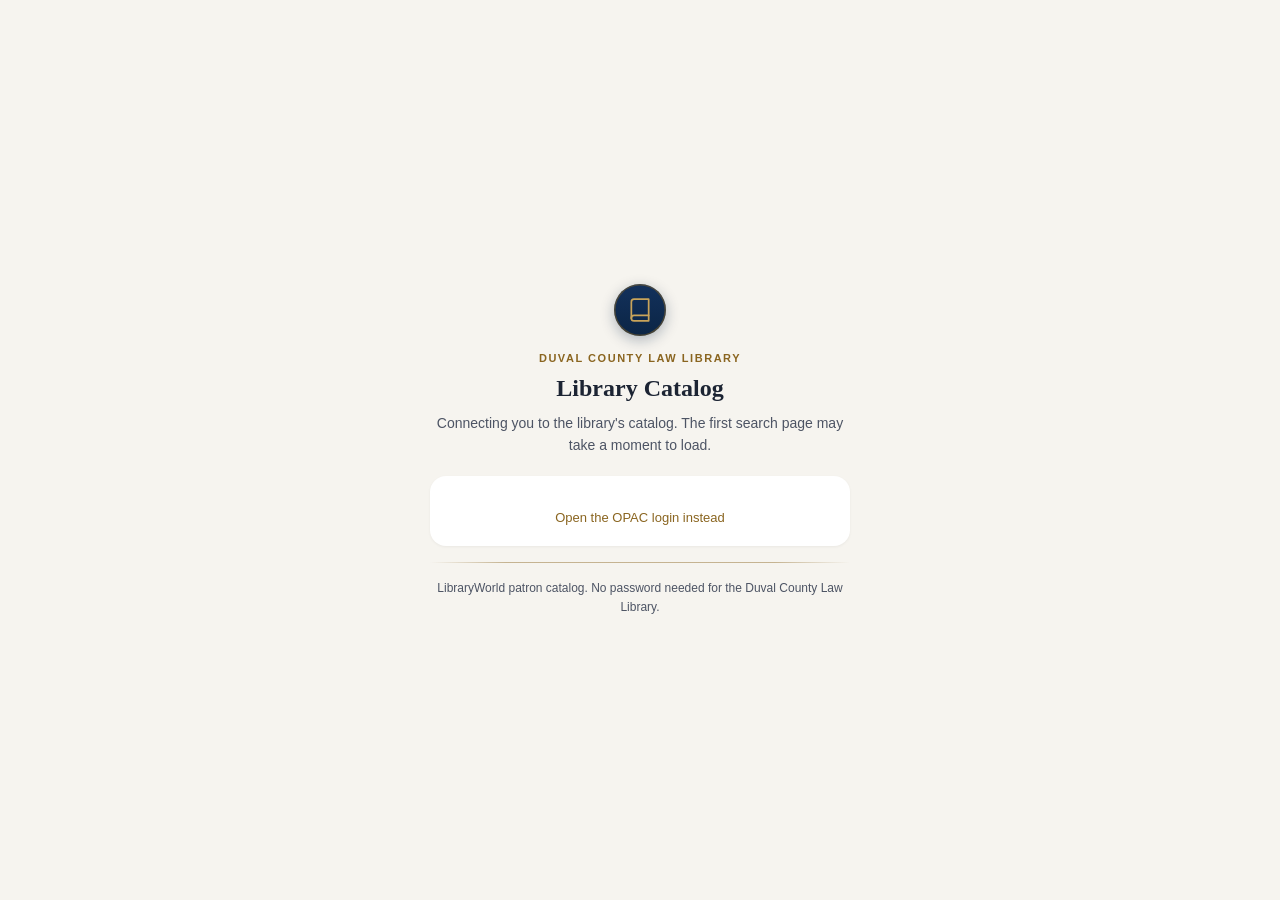
<file: catalog.html>
<!doctype html>
<html lang="en">
<head>
<meta charset="utf-8">
<meta name="viewport" content="width=device-width, initial-scale=1, viewport-fit=cover">
<title>Law Library Catalog</title>
<meta name="apple-mobile-web-app-capable" content="yes">
<meta name="mobile-web-app-capable" content="yes">
<meta name="apple-mobile-web-app-status-bar-style" content="black-translucent">
<meta name="apple-mobile-web-app-title" content="Library Catalog">
<meta name="theme-color" content="#0b2545">
<link rel="apple-touch-icon" href="apple-touch-icon.png">
<link rel="icon" href="favicon.png">
<style>
  :root{
    --bg:#f6f4ef; --card:#ffffff; --ink:#1c2433; --sub:#4d5464;
    --navy:#0b2545; --navy2:#13315c; --gold:#8a6520; --gold-soft:rgba(179,137,60,.14);
    --sep:rgba(28,36,51,.12); --hair:rgba(138,101,32,.45); --focus:#8a6520;
  }
  @media (prefers-color-scheme: dark){
    :root{
      --bg:#0d1117; --card:#161c26; --ink:#eceef2; --sub:#a8b1bd;
      --navy:#12233d; --navy2:#1a3054; --gold:#d3b169; --gold-soft:rgba(201,164,90,.12);
      --sep:rgba(236,238,242,.14); --hair:rgba(211,177,105,.30); --focus:#d3b169;
    }
  }
  *{box-sizing:border-box}
  html,body{margin:0}
  body{
    font-family:-apple-system,BlinkMacSystemFont,"SF Pro Text","Helvetica Neue",Arial,sans-serif;
    background:var(--bg); color:var(--ink); min-height:100dvh;
    display:flex; align-items:center; justify-content:center;
    padding:calc(env(safe-area-inset-top) + 20px) 20px calc(env(safe-area-inset-bottom) + 20px);
    -webkit-text-size-adjust:100%;
  }
  .wrap{max-width:420px; width:100%; text-align:center}
  .crest{
    width:3.25rem; height:3.25rem; border-radius:50%;
    background:linear-gradient(180deg,var(--navy2),var(--navy));
    display:flex; align-items:center; justify-content:center; margin:0 auto 0.9rem;
    box-shadow:0 4px 14px rgba(11,37,69,.30), inset 0 0 0 1.5px var(--hair);
  }
  .eyebrow{font-size:0.6875rem; letter-spacing:0.14em; text-transform:uppercase; color:var(--gold); font-weight:700; margin:0}
  h1{font-family:Georgia,"Times New Roman",serif; font-size:1.5rem; font-weight:600; margin:0.375rem 0 0; line-height:1.25}
  p{color:var(--sub); font-size:0.875rem; line-height:1.55; margin:0.625rem 0 0}
  .card{background:var(--card); border-radius:1rem; padding:1.25rem; margin-top:1.25rem; box-shadow:0 1px 3px rgba(0,0,0,.05)}
  .btn{
    display:flex; align-items:center; justify-content:center; width:100%;
    padding:1rem; border-radius:0.875rem; border:0;
    background:linear-gradient(180deg,var(--navy2),var(--navy)); color:#fff;
    font-size:1rem; font-weight:600; text-decoration:none; cursor:pointer; min-height:3rem;
  }
  .btn:active{transform:scale(.985)}
  a.quiet{display:inline-block; margin-top:0.875rem; color:var(--gold); font-size:0.8125rem; text-decoration:none}
  a.quiet:focus-visible{outline:2px solid var(--focus); outline-offset:2px; border-radius:4px}
  .rule{height:1px; background:linear-gradient(90deg,transparent,var(--hair) 18%,var(--hair) 82%,transparent); margin:1rem 0}
  .foot{font-size:0.75rem; color:var(--sub); margin-top:1rem}
</style>
</head>
<body>
<div class="wrap">
  <div class="crest" aria-hidden="true">
    <svg width="26" height="26" viewBox="0 0 24 24" fill="none" stroke="#c9a45a" stroke-width="1.6" stroke-linecap="round" stroke-linejoin="round">
      <path d="M4 19.5A2.5 2.5 0 0 1 6.5 17H20"/><path d="M6.5 2H20v20H6.5A2.5 2.5 0 0 1 4 19.5v-15A2.5 2.5 0 0 1 6.5 2z"/>
    </svg>
  </div>
  <p class="eyebrow">Duval County Law Library</p>
  <h1>Library Catalog</h1>
  <p>Connecting you to the library's catalog. The first search page may take a moment to load.</p>

  <div class="card">
    <form id="go" method="POST" action="https://opac.libraryworld.com/opac/signin.php" target="_blank" rel="noopener">
      <input type="hidden" name="libraryname" value="dcll">
      <input type="hidden" name="password" value="">
      <noscript><button class="btn" type="submit">Open the catalog</button></noscript>
    </form>
    <a class="btn" id="manual" href="https://opac.libraryworld.com/opac/" target="_blank" rel="noopener" style="display:none">Open the catalog</a>
    <a class="quiet" href="https://opac.libraryworld.com/opac/" target="_blank" rel="noopener">Open the OPAC login instead</a>
  </div>

  <div class="rule"></div>
  <p class="foot">LibraryWorld patron catalog. No password needed for the Duval County Law Library.</p>
</div>

<script>
// Auto-connect to the dcll catalog, then hand the user to it.
(function(){
  var f=document.getElementById('go');
  try{ f.submit(); }catch(e){}
  // If submission is blocked, show the manual button.
  setTimeout(function(){
    document.getElementById('manual').style.display='flex';
    var n=f.querySelector('noscript'); if(n){ n.style.display='none'; }
  }, 1200);
})();
</script>
</body>
</html>
</file>
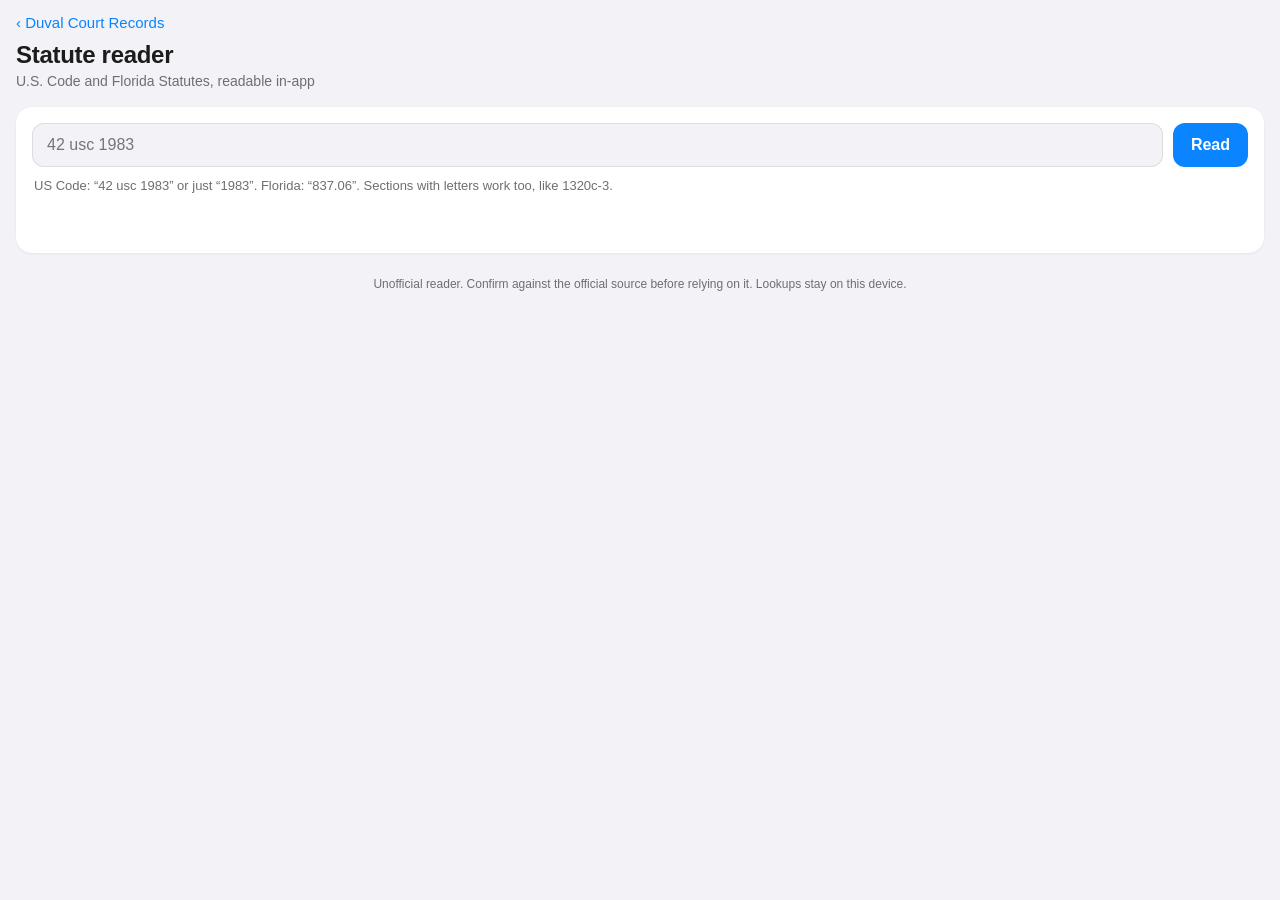
<file: reader.html>
<!doctype html>
<html lang="en">
<head>
<meta charset="utf-8">
<meta name="viewport" content="width=device-width, initial-scale=1, viewport-fit=cover">
<title>Statute reader &middot; Duval Court Records</title>
<meta name="apple-mobile-web-app-capable" content="yes">
<meta name="mobile-web-app-capable" content="yes">
<meta name="apple-mobile-web-app-status-bar-style" content="black-translucent">
<meta name="apple-mobile-web-app-title" content="Statutes">
<meta name="theme-color" content="#0b2545">
<link rel="manifest" href="manifest.webmanifest">
<link rel="apple-touch-icon" href="apple-touch-icon.png">
<link rel="icon" href="favicon.png">
<style>
  :root{
    --bg:#f2f2f7; --card:#ffffff; --text:#1c1c1e; --sub:#6e6e73;
    --navy:#0b2545; --navy2:#13315c; --blue:#0a84ff; --sep:rgba(60,60,67,.12);
  }
  @media (prefers-color-scheme: dark){
    :root{ --bg:#000; --card:#1c1c1e; --text:#f2f2f7; --sub:#98989f; --sep:rgba(255,255,255,.12); }
  }
  *{box-sizing:border-box; -webkit-tap-highlight-color:transparent}
  html,body{margin:0}
  body{
    font-family:-apple-system,BlinkMacSystemFont,"SF Pro Text","Helvetica Neue",Arial,sans-serif;
    background:var(--bg); color:var(--text); min-height:100dvh;
    padding:calc(env(safe-area-inset-top) + 14px) 16px calc(env(safe-area-inset-bottom) + 24px);
  }
  .back{display:inline-block; color:var(--blue); text-decoration:none; font-size:15px; margin-bottom:10px}
  h1{font-size:24px; font-weight:700; margin:0; letter-spacing:-.3px}
  .sub{margin:4px 0 0; color:var(--sub); font-size:14px}
  .card{
    background:var(--card); border-radius:16px; padding:16px;
    margin-top:18px; box-shadow:0 1px 3px rgba(0,0,0,.06);
  }
  .hint{color:var(--sub); font-size:13px; line-height:1.45; margin:10px 2px 0}
  .row{display:flex; gap:10px}
  input[type=text]{
    flex:1; min-width:0; padding:12px 14px; font-size:16px; border-radius:12px;
    border:1px solid var(--sep); background:var(--bg); color:var(--text); outline:none;
  }
  input[type=text]:focus{border-color:var(--blue)}
  button.add{
    padding:12px 18px; font-size:16px; font-weight:600; border:0; border-radius:12px;
    background:var(--blue); color:#fff; cursor:pointer;
  }
  button.add:active{transform:scale(.98)}
  #status{font-size:14px; color:var(--sub); margin:12px 2px 0; min-height:1.2em}
  ul{list-style:none; margin:12px 0 0; padding:0}
  li{display:flex; align-items:center; gap:8px; padding:11px 2px; border-top:1px solid var(--sep)}
  li:first-child{border-top:0}
  li .go{flex:1; text-align:left; font-size:15px; background:none; border:0; color:var(--text); padding:0; cursor:pointer; overflow:hidden; text-overflow:ellipsis; white-space:nowrap}
  li .del{background:none; border:0; color:var(--sub); font-size:17px; padding:4px 8px; cursor:pointer}
  #out[hidden]{display:none}
  #meta{margin:0}
  .pane{margin-top:12px}
  .foot{margin-top:22px; color:var(--sub); font-size:12px; line-height:1.5; text-align:center}
  #toast{
    position:fixed; left:50%; bottom:calc(env(safe-area-inset-bottom) + 28px);
    transform:translateX(-50%) translateY(20px); background:rgba(28,28,30,.92); color:#fff;
    padding:10px 18px; border-radius:20px; font-size:14px; opacity:0; pointer-events:none;
    transition:opacity .2s, transform .2s; max-width:80vw; text-align:center; z-index:9;
  }
  #toast.show{opacity:1; transform:translateX(-50%) translateY(0)}
  .err{color:#c0392b; font-size:14px; line-height:1.5}
</style>
<link rel="stylesheet" href="usc-pane.css">
</head>
<body>
<header>
  <a class="back" href="index.html">&#8249; Duval Court Records</a>
  <h1>Statute reader</h1>
  <p class="sub">U.S. Code and Florida Statutes, readable in-app</p>
</header>

<section class="card">
  <div class="row">
    <input id="q" type="text" placeholder="42 usc 1983" autocomplete="off" autocapitalize="off" autocorrect="off" spellcheck="false" inputmode="text">
    <button class="add" id="go">Read</button>
  </div>
  <p class="hint">US Code: &ldquo;42 usc 1983&rdquo; or just &ldquo;1983&rdquo;. Florida: &ldquo;837.06&rdquo;. Sections with letters work too, like 1320c-3.</p>
  <div id="status"></div>
  <ul id="recents"></ul>
</section>

<section class="card" id="out" hidden>
  <div id="meta" class="docinfo"></div>
  <div id="body" class="pane"></div>
  <p class="hint" id="src"></p>
</section>

<p class="foot">Unofficial reader. Confirm against the official source before relying on it. Lookups stay on this device.</p>
<div id="toast"></div>

<script>
const RAW_US='https://raw.githubusercontent.com/legalize-dev/legalize-us/main/us/';
const CD_US='https://cdn.jsdelivr.net/gh/legalize-dev/legalize-us@main/us/';
const RAW_FL='https://raw.githubusercontent.com/GMDEEP/open-law-us/main/';
const CD_FL='https://cdn.jsdelivr.net/gh/GMDEEP/open-law-us@main/';
const FLMAP={"1":["title-i","0001"],"2":["title-i","0002"],"6":["title-ii","0006"],"7":["title-ii","0007"],"8":["title-ii","0008"],"10":["title-iii","0010"],"11":["title-iii","0011"],"14":["title-iv","0014"],"15":["title-iv","0015"],"16":["title-iv","0016"],"17":["title-iv","0017"],"19":["title-iv","0019"],"20":["title-iv","0020"],"22":["title-iv","0022"],"23":["title-iv","0023"],"24":["title-iv","0024"],"25":["title-v","0025"],"26":["title-v","0026"],"27":["title-v","0027"],"28":["title-v","0028"],"29":["title-v","0029"],"30":["title-v","0030"],"34":["title-v","0034"],"35":["title-v","0035"],"38":["title-v","0038"],"39":["title-v","0039"],"40":["title-v","0040"],"43":["title-v","0043"],"44":["title-v","0044"],"45":["title-vi","0045"],"46":["title-vi","0046"],"47":["title-vi","0047"],"48":["title-vi","0048"],"49":["title-vi","0049"],"50":["title-vi","0050"],"51":["title-vi","0051"],"55":["title-vi","0055"],"56":["title-vi","0056"],"57":["title-vi","0057"],"59":["title-vi","0059"],"60":["title-vi","0060"],"61":["title-vi","0061"],"63":["title-vi","0063"],"64":["title-vi","0064"],"65":["title-vi","0065"],"66":["title-vi","0066"],"68":["title-vi","0068"],"69":["title-vi","0069"],"70":["title-vi","0070"],"71":["title-vi","0071"],"72":["title-vi","0072"],"73":["title-vi","0073"],"74":["title-vi","0074"],"75":["title-vi","0075"],"76":["title-vi","0076"],"77":["title-vi","0077"],"78":["title-vi","0078"],"79":["title-vi","0079"],"80":["title-vi","0080"],"81":["title-vi","0081"],"82":["title-vi","0082"],"83":["title-vi","0083"],"85":["title-vi","0085"],"86":["title-vi","0086"],"88":["title-vi","0088"],"90":["title-vii","0090"],"92":["title-vii","0092"],"95":["title-viii","0095"],"97":["title-ix","0097"],"98":["title-ix","0098"],"99":["title-ix","0099"],"100":["title-ix","0100"],"101":["title-ix","0101"],"102":["title-ix","0102"],"103":["title-ix","0103"],"104":["title-ix","0104"],"105":["title-ix","0105"],"106":["title-ix","0106"],"107":["title-ix","0107"],"110":["title-x","0110"],"111":["title-x","0111"],"112":["title-x","0112"],"113":["title-x","0113"],"114":["title-x","0114"],"115":["title-x","0115"],"116":["title-x","0116"],"117":["title-x","0117"],"118":["title-x","0118"],"119":["title-x","0119"],"120":["title-x","0120"],"121":["title-x","0121"],"122":["title-x","0122"],"124":["title-xi","0124"],"125":["title-xi","0125"],"127":["title-xi","0127"],"129":["title-xi","0129"],"130":["title-xi","0130"],"132":["title-xi","0132"],"136":["title-xi","0136"],"137":["title-xi","0137"],"138":["title-xi","0138"],"142":["title-xi","0142"],"145":["title-xi","0145"],"153":["title-xi","0153"],"154":["title-xi","0154"],"155":["title-xi","0155"],"157":["title-xi","0157"],"159":["title-xi","0159"],"161":["title-xi","0161"],"162":["title-xi","0162"],"163":["title-xi","0163"],"164":["title-xi","0164"],"165":["title-xii","0165"],"166":["title-xii","0166"],"170":["title-xii","0170"],"171":["title-xii","0171"],"173":["title-xii","0173"],"175":["title-xii","0175"],"177":["title-xii","0177"],"180":["title-xii","0180"],"185":["title-xii","0185"],"186":["title-xiii","0186"],"187":["title-xiii","0187"],"189":["title-xiii","0189"],"190":["title-xiii","0190"],"191":["title-xiii","0191"],"192":["title-xiv","0192"],"193":["title-xiv","0193"],"194":["title-xiv","0194"],"195":["title-xiv","0195"],"196":["title-xiv","0196"],"197":["title-xiv","0197"],"198":["title-xiv","0198"],"199":["title-xiv","0199"],"200":["title-xiv","0200"],"201":["title-xiv","0201"],"202":["title-xiv","0202"],"203":["title-xiv","0203"],"205":["title-xiv","0205"],"206":["title-xiv","0206"],"207":["title-xiv","0207"],"210":["title-xiv","0210"],"211":["title-xiv","0211"],"212":["title-xiv","0212"],"213":["title-xiv","0213"],"215":["title-xiv","0215"],"216":["title-xiv","0216"],"217":["title-xiv","0217"],"218":["title-xiv","0218"],"219":["title-xiv","0219"],"220":["title-xiv","0220"],"222":["title-xv","0222"],"238":["title-xvi","0238"],"243":["title-xvi","0243"],"250":["title-xvii","0250"],"251":["title-xvii","0251"],"252":["title-xvii","0252"],"253":["title-xviii","0253"],"255":["title-xviii","0255"],"256":["title-xviii","0256"],"257":["title-xviii","0257"],"258":["title-xviii","0258"],"259":["title-xviii","0259"],"260":["title-xviii","0260"],"261":["title-xviii","0261"],"265":["title-xviii","0265"],"267":["title-xviii","0267"],"270":["title-xviii","0270"],"272":["title-xviii","0272"],"273":["title-xviii","0273"],"274":["title-xviii","0274"],"279":["title-xix","0279"],"280":["title-xix","0280"],"281":["title-xix","0281"],"282":["title-xix","0282"],"283":["title-xix","0283"],"284":["title-xix","0284"],"285":["title-xix","0285"],"286":["title-xix","0286"],"287":["title-xix","0287"],"288":["title-xix","0288"],"290":["title-xix","0290"],"292":["title-xx","0292"],"295":["title-xx","0295"],"296":["title-xx","0296"],"298":["title-xxi","0298"],"308":["title-xxii","0308"],"309":["title-xxii","0309"],"310":["title-xxii","0310"],"311":["title-xxii","0311"],"313":["title-xxii","0313"],"314":["title-xxii","0314"],"315":["title-xxii","0315"],"316":["title-xxiii","0316"],"317":["title-xxiii","0317"],"318":["title-xxiii","0318"],"319":["title-xxiii","0319"],"320":["title-xxiii","0320"],"321":["title-xxiii","0321"],"322":["title-xxiii","0322"],"323":["title-xxiii","0323"],"324":["title-xxiii","0324"],"326":["title-xxiv","0326"],"327":["title-xxiv","0327"],"328":["title-xxiv","0328"],"329":["title-xxv","0329"],"330":["title-xxv","0330"],"331":["title-xxv","0331"],"332":["title-xxv","0332"],"333":["title-xxv","0333"],"334":["title-xxvi","0334"],"335":["title-xxvi","0335"],"336":["title-xxvi","0336"],"337":["title-xxvi","0337"],"338":["title-xxvi","0338"],"339":["title-xxvi","0339"],"341":["title-xxvi","0341"],"342":["title-xxvi","0342"],"343":["title-xxvi","0343"],"344":["title-xxvi","0344"],"347":["title-xxvi","0347"],"348":["title-xxvi","0348"],"349":["title-xxvi","0349"],"350":["title-xxvii","0350"],"351":["title-xxvii","0351"],"354":["title-xxvii","0354"],"361":["title-xxvii","0361"],"362":["title-xxvii","0362"],"364":["title-xxvii","0364"],"365":["title-xxvii","0365"],"366":["title-xxvii","0366"],"367":["title-xxvii","0367"],"368":["title-xxvii","0368"],"369":["title-xxviii","0369"],"373":["title-xxviii","0373"],"374":["title-xxviii","0374"],"375":["title-xxviii","0375"],"376":["title-xxviii","0376"],"377":["title-xxviii","0377"],"378":["title-xxviii","0378"],"379":["title-xxviii","0379"],"380":["title-xxviii","0380"],"381":["title-xxix","0381"],"382":["title-xxix","0382"],"383":["title-xxix","0383"],"384":["title-xxix","0384"],"385":["title-xxix","0385"],"386":["title-xxix","0386"],"388":["title-xxix","0388"],"390":["title-xxix","0390"],"391":["title-xxix","0391"],"392":["title-xxix","0392"],"393":["title-xxix","0393"],"394":["title-xxix","0394"],"395":["title-xxix","0395"],"397":["title-xxix","0397"],"399":["title-xxix","0399"],"400":["title-xxix","0400"],"401":["title-xxix","0401"],"402":["title-xxix","0402"],"403":["title-xxix","0403"],"404":["title-xxix","0404"],"405":["title-xxix","0405"],"406":["title-xxix","0406"],"408":["title-xxix","0408"],"409":["title-xxx","0409"],"410":["title-xxx","0410"],"411":["title-xxx","0411"],"413":["title-xxx","0413"],"414":["title-xxx","0414"],"415":["title-xxx","0415"],"418":["title-xxx","0418"],"419":["title-xxx","0419"],"420":["title-xxx","0420"],"421":["title-xxx","0421"],"422":["title-xxx","0422"],"423":["title-xxx","0423"],"425":["title-xxx","0425"],"427":["title-xxx","0427"],"429":["title-xxx","0429"],"430":["title-xxx","0430"],"435":["title-xxxi","0435"],"440":["title-xxxi","0440"],"441":["title-xxxi","0441"],"443":["title-xxxi","0443"],"445":["title-xxxi","0445"],"446":["title-xxxi","0446"],"447":["title-xxxi","0447"],"448":["title-xxxi","0448"],"450":["title-xxxi","0450"],"451":["title-xxxi","0451"],"452":["title-xxxi","0452"],"454":["title-xxxii","0454"],"455":["title-xxxii","0455"],"456":["title-xxxii","0456"],"457":["title-xxxii","0457"],"458":["title-xxxii","0458"],"459":["title-xxxii","0459"],"460":["title-xxxii","0460"],"461":["title-xxxii","0461"],"462":["title-xxxii","0462"],"463":["title-xxxii","0463"],"464":["title-xxxii","0464"],"465":["title-xxxii","0465"],"466":["title-xxxii","0466"],"467":["title-xxxii","0467"],"468":["title-xxxii","0468"],"469":["title-xxxii","0469"],"471":["title-xxxii","0471"],"472":["title-xxxii","0472"],"473":["title-xxxii","0473"],"474":["title-xxxii","0474"],"475":["title-xxxii","0475"],"476":["title-xxxii","0476"],"477":["title-xxxii","0477"],"478":["title-xxxii","0478"],"479":["title-xxxii","0479"],"480":["title-xxxii","0480"],"481":["title-xxxii","0481"],"482":["title-xxxii","0482"],"483":["title-xxxii","0483"],"484":["title-xxxii","0484"],"485":["title-xxxii","0485"],"486":["title-xxxii","0486"],"487":["title-xxxii","0487"],"488":["title-xxxii","0488"],"489":["title-xxxii","0489"],"490":["title-xxxii","0490"],"491":["title-xxxii","0491"],"492":["title-xxxii","0492"],"493":["title-xxxii","0493"],"494":["title-xxxiii","0494"],"495":["title-xxxiii","0495"],"496":["title-xxxiii","0496"],"497":["title-xxxiii","0497"],"499":["title-xxxiii","0499"],"500":["title-xxxiii","0500"],"501":["title-xxxiii","0501"],"502":["title-xxxiii","0502"],"504":["title-xxxiii","0504"],"506":["title-xxxiii","0506"],"507":["title-xxxiii","0507"],"509":["title-xxxiii","0509"],"513":["title-xxxiii","0513"],"514":["title-xxxiii","0514"],"515":["title-xxxiii","0515"],"516":["title-xxxiii","0516"],"517":["title-xxxiii","0517"],"518":["title-xxxiii","0518"],"519":["title-xxxiii","0519"],"520":["title-xxxiii","0520"],"521":["title-xxxiii","0521"],"522":["title-xxxiii","0522"],"525":["title-xxxiii","0525"],"526":["title-xxxiii","0526"],"527":["title-xxxiii","0527"],"531":["title-xxxiii","0531"],"532":["title-xxxiii","0532"],"534":["title-xxxiii","0534"],"535":["title-xxxiii","0535"],"536":["title-xxxiii","0536"],"537":["title-xxxiii","0537"],"538":["title-xxxiii","0538"],"539":["title-xxxiii","0539"],"540":["title-xxxiii","0540"],"542":["title-xxxiii","0542"],"545":["title-xxxiii","0545"],"546":["title-xxxiii","0546"],"548":["title-xxxiii","0548"],"549":["title-xxxiii","0549"],"550":["title-xxxiii","0550"],"551":["title-xxxiii","0551"],"552":["title-xxxiii","0552"],"553":["title-xxxiii","0553"],"554":["title-xxxiii","0554"],"556":["title-xxxiii","0556"],"558":["title-xxxiii","0558"],"559":["title-xxxiii","0559"],"560":["title-xxxiii","0560"],"561":["title-xxxiv","0561"],"562":["title-xxxiv","0562"],"563":["title-xxxiv","0563"],"564":["title-xxxiv","0564"],"565":["title-xxxiv","0565"],"567":["title-xxxiv","0567"],"568":["title-xxxiv","0568"],"569":["title-xxxiv","0569"],"570":["title-xxxv","0570"],"571":["title-xxxv","0571"],"573":["title-xxxv","0573"],"574":["title-xxxv","0574"],"576":["title-xxxv","0576"],"578":["title-xxxv","0578"],"580":["title-xxxv","0580"],"581":["title-xxxv","0581"],"582":["title-xxxv","0582"],"583":["title-xxxv","0583"],"585":["title-xxxv","0585"],"586":["title-xxxv","0586"],"588":["title-xxxv","0588"],"589":["title-xxxv","0589"],"590":["title-xxxv","0590"],"591":["title-xxxv","0591"],"593":["title-xxxv","0593"],"595":["title-xxxv","0595"],"597":["title-xxxv","0597"],"599":["title-xxxv","0599"],"600":["title-xxxv","0600"],"601":["title-xxxv","0601"],"603":["title-xxxv","0603"],"604":["title-xxxv","0604"],"605":["title-xxxvi","0605"],"606":["title-xxxvi","0606"],"607":["title-xxxvi","0607"],"609":["title-xxxvi","0609"],"610":["title-xxxvi","0610"],"616":["title-xxxvi","0616"],"617":["title-xxxvi","0617"],"618":["title-xxxvi","0618"],"619":["title-xxxvi","0619"],"620":["title-xxxvi","0620"],"621":["title-xxxvi","0621"],"622":["title-xxxvi","0622"],"623":["title-xxxvi","0623"],"624":["title-xxxvii","0624"],"625":["title-xxxvii","0625"],"626":["title-xxxvii","0626"],"627":["title-xxxvii","0627"],"628":["title-xxxvii","0628"],"629":["title-xxxvii","0629"],"630":["title-xxxvii","0630"],"631":["title-xxxvii","0631"],"632":["title-xxxvii","0632"],"633":["title-xxxvii","0633"],"634":["title-xxxvii","0634"],"635":["title-xxxvii","0635"],"636":["title-xxxvii","0636"],"641":["title-xxxvii","0641"],"642":["title-xxxvii","0642"],"647":["title-xxxvii","0647"],"648":["title-xxxvii","0648"],"650":["title-xxxvii","0650"],"651":["title-xxxvii","0651"],"655":["title-xxxviii","0655"],"657":["title-xxxviii","0657"],"658":["title-xxxviii","0658"],"660":["title-xxxviii","0660"],"662":["title-xxxviii","0662"],"663":["title-xxxviii","0663"],"665":["title-xxxviii","0665"],"667":["title-xxxviii","0667"],"668":["title-xxxix","0668"],"669":["title-xxxix","0669"],"670":["title-xxxix","0670"],"671":["title-xxxix","0671"],"672":["title-xxxix","0672"],"673":["title-xxxix","0673"],"674":["title-xxxix","0674"],"675":["title-xxxix","0675"],"677":["title-xxxix","0677"],"678":["title-xxxix","0678"],"679":["title-xxxix","0679"],"680":["title-xxxix","0680"],"681":["title-xxxix","0681"],"682":["title-xxxix","0682"],"683":["title-xxxix","0683"],"684":["title-xxxix","0684"],"685":["title-xxxix","0685"],"686":["title-xxxix","0686"],"687":["title-xxxix","0687"],"688":["title-xxxix","0688"],"689":["title-xl","0689"],"692":["title-xl","0692"],"694":["title-xl","0694"],"695":["title-xl","0695"],"696":["title-xl","0696"],"697":["title-xl","0697"],"698":["title-xl","0698"],"701":["title-xl","0701"],"702":["title-xl","0702"],"703":["title-xl","0703"],"704":["title-xl","0704"],"705":["title-xl","0705"],"707":["title-xl","0707"],"708":["title-xl","0708"],"709":["title-xl","0709"],"710":["title-xl","0710"],"711":["title-xl","0711"],"712":["title-xl","0712"],"713":["title-xl","0713"],"714":["title-xl","0714"],"715":["title-xl","0715"],"716":["title-xl","0716"],"717":["title-xl","0717"],"718":["title-xl","0718"],"719":["title-xl","0719"],"720":["title-xl","0720"],"721":["title-xl","0721"],"723":["title-xl","0723"],"725":["title-xli","0725"],"726":["title-xli","0726"],"727":["title-xli","0727"],"731":["title-xlii","0731"],"732":["title-xlii","0732"],"733":["title-xlii","0733"],"734":["title-xlii","0734"],"735":["title-xlii","0735"],"736":["title-xlii","0736"],"738":["title-xlii","0738"],"739":["title-xlii","0739"],"740":["title-xlii","0740"],"741":["title-xliii","0741"],"742":["title-xliii","0742"],"743":["title-xliii","0743"],"744":["title-xliii","0744"],"747":["title-xliii","0747"],"751":["title-xliii","0751"],"752":["title-xliii","0752"],"753":["title-xliii","0753"],"760":["title-xliv","0760"],"761":["title-xliv","0761"],"765":["title-xliv","0765"],"766":["title-xlv","0766"],"767":["title-xlv","0767"],"768":["title-xlv","0768"],"769":["title-xlv","0769"],"770":["title-xlv","0770"],"771":["title-xlv","0771"],"772":["title-xlv","0772"],"773":["title-xlv","0773"],"774":["title-xlv","0774"],"775":["title-xlvi","0775"],"776":["title-xlvi","0776"],"777":["title-xlvi","0777"],"782":["title-xlvi","0782"],"784":["title-xlvi","0784"],"787":["title-xlvi","0787"],"790":["title-xlvi","0790"],"791":["title-xlvi","0791"],"794":["title-xlvi","0794"],"796":["title-xlvi","0796"],"797":["title-xlvi","0797"],"798":["title-xlvi","0798"],"800":["title-xlvi","0800"],"806":["title-xlvi","0806"],"810":["title-xlvi","0810"],"811":["title-xlvi","0811"],"812":["title-xlvi","0812"],"815":["title-xlvi","0815"],"817":["title-xlvi","0817"],"818":["title-xlvi","0818"],"823":["title-xlvi","0823"],"825":["title-xlvi","0825"],"826":["title-xlvi","0826"],"827":["title-xlvi","0827"],"828":["title-xlvi","0828"],"831":["title-xlvi","0831"],"832":["title-xlvi","0832"],"836":["title-xlvi","0836"],"837":["title-xlvi","0837"],"838":["title-xlvi","0838"],"839":["title-xlvi","0839"],"843":["title-xlvi","0843"],"847":["title-xlvi","0847"],"849":["title-xlvi","0849"],"856":["title-xlvi","0856"],"859":["title-xlvi","0859"],"860":["title-xlvi","0860"],"861":["title-xlvi","0861"],"865":["title-xlvi","0865"],"870":["title-xlvi","0870"],"871":["title-xlvi","0871"],"872":["title-xlvi","0872"],"873":["title-xlvi","0873"],"874":["title-xlvi","0874"],"876":["title-xlvi","0876"],"877":["title-xlvi","0877"],"893":["title-xlvi","0893"],"895":["title-xlvi","0895"],"896":["title-xlvi","0896"],"900":["title-xlvii","0900"],"901":["title-xlvii","0901"],"902":["title-xlvii","0902"],"903":["title-xlvii","0903"],"905":["title-xlvii","0905"],"907":["title-xlvii","0907"],"908":["title-xlvii","0908"],"910":["title-xlvii","0910"],"913":["title-xlvii","0913"],"914":["title-xlvii","0914"],"916":["title-xlvii","0916"],"918":["title-xlvii","0918"],"921":["title-xlvii","0921"],"922":["title-xlvii","0922"],"923":["title-xlvii","0923"],"924":["title-xlvii","0924"],"925":["title-xlvii","0925"],"932":["title-xlvii","0932"],"933":["title-xlvii","0933"],"934":["title-xlvii","0934"],"936":["title-xlvii","0936"],"937":["title-xlvii","0937"],"938":["title-xlvii","0938"],"939":["title-xlvii","0939"],"940":["title-xlvii","0940"],"941":["title-xlvii","0941"],"942":["title-xlvii","0942"],"943":["title-xlvii","0943"],"944":["title-xlvii","0944"],"945":["title-xlvii","0945"],"946":["title-xlvii","0946"],"947":["title-xlvii","0947"],"948":["title-xlvii","0948"],"949":["title-xlvii","0949"],"950":["title-xlvii","0950"],"951":["title-xlvii","0951"],"957":["title-xlvii","0957"],"958":["title-xlvii","0958"],"960":["title-xlvii","0960"],"961":["title-xlvii","0961"],"984":["title-xlvii","0984"],"985":["title-xlvii","0985"],"1000":["title-xlviii","1000"],"1001":["title-xlviii","1001"],"1002":["title-xlviii","1002"],"1003":["title-xlviii","1003"],"1004":["title-xlviii","1004"],"1005":["title-xlviii","1005"],"1006":["title-xlviii","1006"],"1007":["title-xlviii","1007"],"1008":["title-xlviii","1008"],"1009":["title-xlviii","1009"],"1010":["title-xlviii","1010"],"1011":["title-xlviii","1011"],"1012":["title-xlviii","1012"],"1013":["title-xlviii","1013"],"1014":["title-xlix","1014"],"1015":["title-xlix","1015"]};
const KEY='duval-statutes-recents';
const CKEY='duval-statutes-texts';
const qEl=document.getElementById('q');
const statusEl=document.getElementById('status');
const recentsEl=document.getElementById('recents');
const out=document.getElementById('out');
const metaEl=document.getElementById('meta');
const bodyEl=document.getElementById('body');
const srcEl=document.getElementById('src');
let recents=[], texts={};
try{ recents=JSON.parse(localStorage.getItem(KEY)||'[]'); }catch(e){ recents=[]; }
try{ texts=JSON.parse(localStorage.getItem(CKEY)||'{}'); }catch(e){ texts={}; }
function persist(){ try{ localStorage.setItem(KEY, JSON.stringify(recents)); }catch(e){} }
function persistTexts(){ try{ localStorage.setItem(CKEY, JSON.stringify(texts)); }catch(e){ texts={}; } }
function toast(msg){
  const t=document.getElementById('toast');
  t.textContent=msg; t.classList.add('show');
  clearTimeout(t._h); t._h=setTimeout(function(){ t.classList.remove('show'); },1800);
}
function lastTitle(){
  for(const r of recents){ if(r.mode==='us') return r.t; }
  return 42;
}
function saveLastTitle(t){ /* stored via recents */ }
function parseCite(raw){
  let s=(raw||'').trim().toLowerCase().replace(/\u00a7/g,' ');
  s=s.replace(/\bfla?\.?\b|\bflorida\b|\bstats?\b|\bstat\.?\b|\bf\.?s\.?\b/g,' ').replace(/[,()"]/g,' ').trim();
  if(!s) return null;
  if(s.indexOf('usc')>=0 || /(^|\s)(us|u\.s)\.?($|\s)/.test(s)) return usCite(s);
  const dot=s.match(/\d{1,3}\.\d{1,6}/);
  if(dot) return flCite(dot[0]);
  if(s.indexOf('fl')>=0) return {err:'Type the full Florida section, like 837.06.'};
  return usCite(s);
}
function usCite(s){
  const toks=s.split(/[^a-z0-9\-]+/).filter(Boolean);
  const nums=toks.filter(function(x){ return /^\d/.test(x); });
  const ui=toks.indexOf('usc');
  let t=null, sec=null;
  if(nums.length>=2){ t=nums[0]; sec=nums[1]; }
  else if(nums.length===1){
    if(ui>0 && /^\d/.test(toks[ui-1])){ t=toks[ui-1]; sec=nums[0]; }
    else { t=String(lastTitle()); sec=nums[0]; }
  }
  if(t===null||sec===null) return {err:'Try \u201c42 usc 1983\u201d.'};
  t=parseInt(t,10);
  if(!(t>=1&&t<=54)) return {err:'US Code titles run 1 through 54.'};
  sec=sec.replace(/[^a-z0-9\-]/g,'');
  return {mode:'us', t:t, s:sec};
}
function flCite(sec){
  const m=sec.match(/(\d{1,3})\.(\d{1,6})/);
  if(!m) return {err:'Type the full Florida section, like 837.06.'};
  const full=m[0], chap=m[1];
  const e=FLMAP[chap];
  if(!e) return {err:'Florida chapter '+chap+' is not in the 2026 edition mirror.'};
  return {mode:'fl', s:full, path:'states/fl/statutes/'+e[0]+'/chapter-'+e[1]+'/'+full+'.md'};
}
function cacheKey(c){
  return c.mode==='us' ? 'us:'+c.t+':'+c.s : 'fl:'+c.s;
}
async function fetchFirst(urls){
  let last=null;
  for(let i=0;i<urls.length;i++){
    try{
      const r=await fetch(urls[i]);
      if(r.ok) return await r.text();
      last=new Error('HTTP '+r.status);
    }catch(e){ last=e; }
  }
  throw last||new Error('fetch failed');
}
function esc(t){ return t.replace(/&/g,'&amp;').replace(/</g,'&lt;').replace(/>/g,'&gt;'); }
function inline(t){
  t=esc(t);
  t=t.replace(/\[([^\]]+)\]\((https?:\/\/[^)\s]+)\)/g,'<a href="$2" target="_blank" rel="noopener">$1</a>');
  t=t.replace(/\[([^\]]+)\]\(([^)]*)\)/g,'$1');
  t=t.replace(/\*\*([^*]+)\*\*/g,'<b>$1</b>');
  return t;
}
function splitFM(text){
  const m=text.match(/^---\r?\n([\s\S]*?)\r?\n---\r?\n?([\s\S]*)$/);
  if(!m) return {meta:{}, body:text};
  const meta={}; let k=null;
  m[1].split(/\r?\n/).forEach(function(line){
    if(/^\s/.test(line) && k){ meta[k]+=' '+line.trim(); return; }
    const i=line.indexOf(':');
    if(i>0){ k=line.slice(0,i).trim(); let v=line.slice(i+1).trim(); v=v.replace(/^"+|"+$/g,'').replace(/^'+|'+$/g,''); meta[k]=v; }
  });
  return {meta:meta, body:m[2]};
}
function md2html(body){
  const outp=[];
  const blocks=body.split(/\n\s*\n/);
  for(let i=0;i<blocks.length;i++){
    let blk=blocks[i].replace(/\r/g,'').trim();
    if(!blk) continue;
    const lines=blk.split(/\n+/).map(function(x){ return x.trim(); }).filter(Boolean);
    if(lines.length===1 && /^#{1,6}\s*$/.test(lines[0])) continue;
    const hm=lines[0].match(/^#{1,6}\s+(.*)$/);
    if(hm){
      const lvl=lines[0].match(/^#+/)[0].length;
      const inner=inline(hm[1]);
      outp.push(lvl<=1 ? '<h2 class="sec-head">'+inner+'</h2>' : '<h3 class="note-head">'+inner+'</h3>');
      continue;
    }
    outp.push('<div class="statutory-body">'+lines.map(inline).join(' ')+'</div>');
  }
  return outp.join('\n');
}
function label(c){
  return c.mode==='us' ? ('§ '+c.s+' of Title '+c.t+', U.S. Code') : ('Fla. Stat. § '+c.s);
}
function setRecents(){
  recentsEl.innerHTML='';
  if(!recents.length) return;
  recents.forEach(function(r,i){
    const li=document.createElement('li');
    const go=document.createElement('button');
    go.className='go'; go.textContent=r.label;
    go.addEventListener('click',function(){ run(r.input); });
    const del=document.createElement('button');
    del.className='del'; del.textContent='\u2715'; del.setAttribute('aria-label','Delete');
    del.addEventListener('click',function(){ recents.splice(i,1); persist(); setRecents(); });
    li.appendChild(go); li.appendChild(del); recentsEl.appendChild(li);
  });
}
function addRecent(input, lab){
  recents=recents.filter(function(r){ return r.input!==input; });
  recents.unshift({input:input, label:lab});
  recents=recents.slice(0,10);
  persist(); setRecents();
}
async function run(raw){
  const c=parseCite(raw);
  if(!c) return;
  if(c.err){ statusEl.innerHTML=''; out.hidden=false; metaEl.innerHTML=''; bodyEl.innerHTML='<p class="err">'+esc(c.err)+'</p>'; srcEl.textContent=''; return; }
  const lab=label(c);
  statusEl.textContent='Looking up '+lab+'\u2026';
  const ck=cacheKey(c);
  let text=null, fromCache=false;
  if(texts[ck]){ text=texts[ck]; fromCache=true; }
  if(!text){
    let urls;
    if(c.mode==='us') urls=[RAW_US+'USC-T'+c.t+'-S'+c.s+'.md', CD_US+'USC-T'+c.t+'-S'+c.s+'.md'];
    else urls=[RAW_FL+c.path, CD_FL+c.path];
    try{ text=await fetchFirst(urls); }
    catch(e){
      statusEl.textContent='';
      out.hidden=false; metaEl.innerHTML='';
      let extra='';
      if(c.mode==='us') extra=' Try <a href="https://www.law.cornell.edu/uscode/text/'+c.t+'/'+encodeURIComponent(c.s)+'" target="_blank" rel="noopener">Cornell LII</a>.';
      else extra=' Try <a href="https://www.flsenate.gov/Laws/Statutes/2025/'+encodeURIComponent(c.s)+'" target="_blank" rel="noopener">flsenate.gov</a>.';
      bodyEl.innerHTML='<p class="err">Could not load '+esc(lab)+'. Check the citation.'+extra+'</p>';
      srcEl.textContent='';
      return;
    }
    if(text.length<300000){ texts[ck]=text; pruneTexts(); persistTexts(); }
  }
  const p=splitFM(text);
  statusEl.textContent='';
  let metaHtml='<div><b>'+esc(p.meta.citation||lab)+'</b></div>';
  metaHtml+='<div>'+esc([p.meta.edition?('Florida Statutes, '+p.meta.edition+' edition'):(p.meta.release_point?('OLRC release point '+p.meta.release_point):'') ,
                        p.meta.last_updated?('updated '+p.meta.last_updated):''].filter(Boolean).join(' \u00b7 '))+'</div>';
  metaEl.innerHTML=metaHtml;
  bodyEl.innerHTML=md2html(p.body);
  const off=p.meta.source||p.meta.source_url||'';
  let srcHtml='';
  if(off){ srcHtml='Official source: <a href="'+esc(off)+'" target="_blank" rel="noopener">'+esc(off.replace(/^https?:\/\//,'').slice(0,60))+'</a>'; }
  if(p.meta.source_credit){ srcHtml+=(srcHtml?' &middot; ':'')+'Credit: '+inline(p.meta.source_credit); }
  if(p.meta.retrieved_at){ srcHtml+=(srcHtml?' &middot; ':'')+'mirror retrieved '+esc(p.meta.retrieved_at); }
  srcEl.innerHTML=srcHtml;
  out.hidden=false;
  if(fromCache) toast('Loaded from this device');
  addRecent(raw.trim(), (p.meta.citation||lab));
  try{ out.scrollIntoView({behavior:'smooth', block:'start'}); }catch(e){}
}
function pruneTexts(){
  const keys=Object.keys(texts);
  if(keys.length<=14) return;
  keys.slice(0, keys.length-14).forEach(function(k){ delete texts[k]; });
}
document.getElementById('go').addEventListener('click',function(){ run(qEl.value); });
qEl.addEventListener('keydown',function(e){ if(e.key==='Enter'){ e.preventDefault(); run(qEl.value); } });
setRecents();
if(recents.length){ run(recents[0].input); }
</script>
<script>
if ('serviceWorker' in navigator) {
  navigator.serviceWorker.register('./sw.js', {updateViaCache: 'none'}).then(function(r) {
    r.addEventListener('updatefound', function() {
      var w = r.installing;
      if (!w) return;
      w.addEventListener('statechange', function() {
        if (w.state === 'activated' && !sessionStorage.getItem('swre')) {
          sessionStorage.setItem('swre', '1');
          location.reload();
        }
      });
    });
  });
}
</script>
</body>
</html>
</file>
<file: usc-pane.css>
/* Pane styling adapted from the official U.S. Code stylesheet (usc.css, uscode.house.gov). */
.pane{
  font-family:"Times New Roman", Times, Georgia, serif;
  font-size:16px; line-height:1.5; color:#1c1c1e;
  background:#f7f2e6; padding:16px 14px; border-radius:12px;
  -webkit-overflow-scrolling:touch;
}
@media (prefers-color-scheme: dark){
  .pane{ background:#221e14; color:#f2f2f7; }
}
.pane .sec-head{ text-align:center; font-size:19px; font-weight:bold; margin:4px 0 12px; }
.pane .note-head{ font-size:15px; font-weight:bold; margin:16px 0 6px; }
.pane .statutory-body{ margin:0 0 10px; text-indent:1em; }
.pane .source-credit{ margin:0 0 12px; text-indent:0; color:#55524a; font-size:13px; }
@media (prefers-color-scheme: dark){ .pane .source-credit{ color:#b8b4a6; } }
.pane .docinfo{
  margin:0 0 12px; padding:8px 2px;
  border-top:1px solid #9a9584; border-bottom:1px solid #9a9584;
  color:#6e6a5e; font-size:11px; line-height:1.6;
  font-family:-apple-system,BlinkMacSystemFont,"SF Pro Text","Helvetica Neue",Arial,sans-serif;
}
@media (prefers-color-scheme: dark){ .pane .docinfo{ color:#b8b4a6; border-color:#57534a; } }
.pane a{ color:#0a84ff; }
</file>
